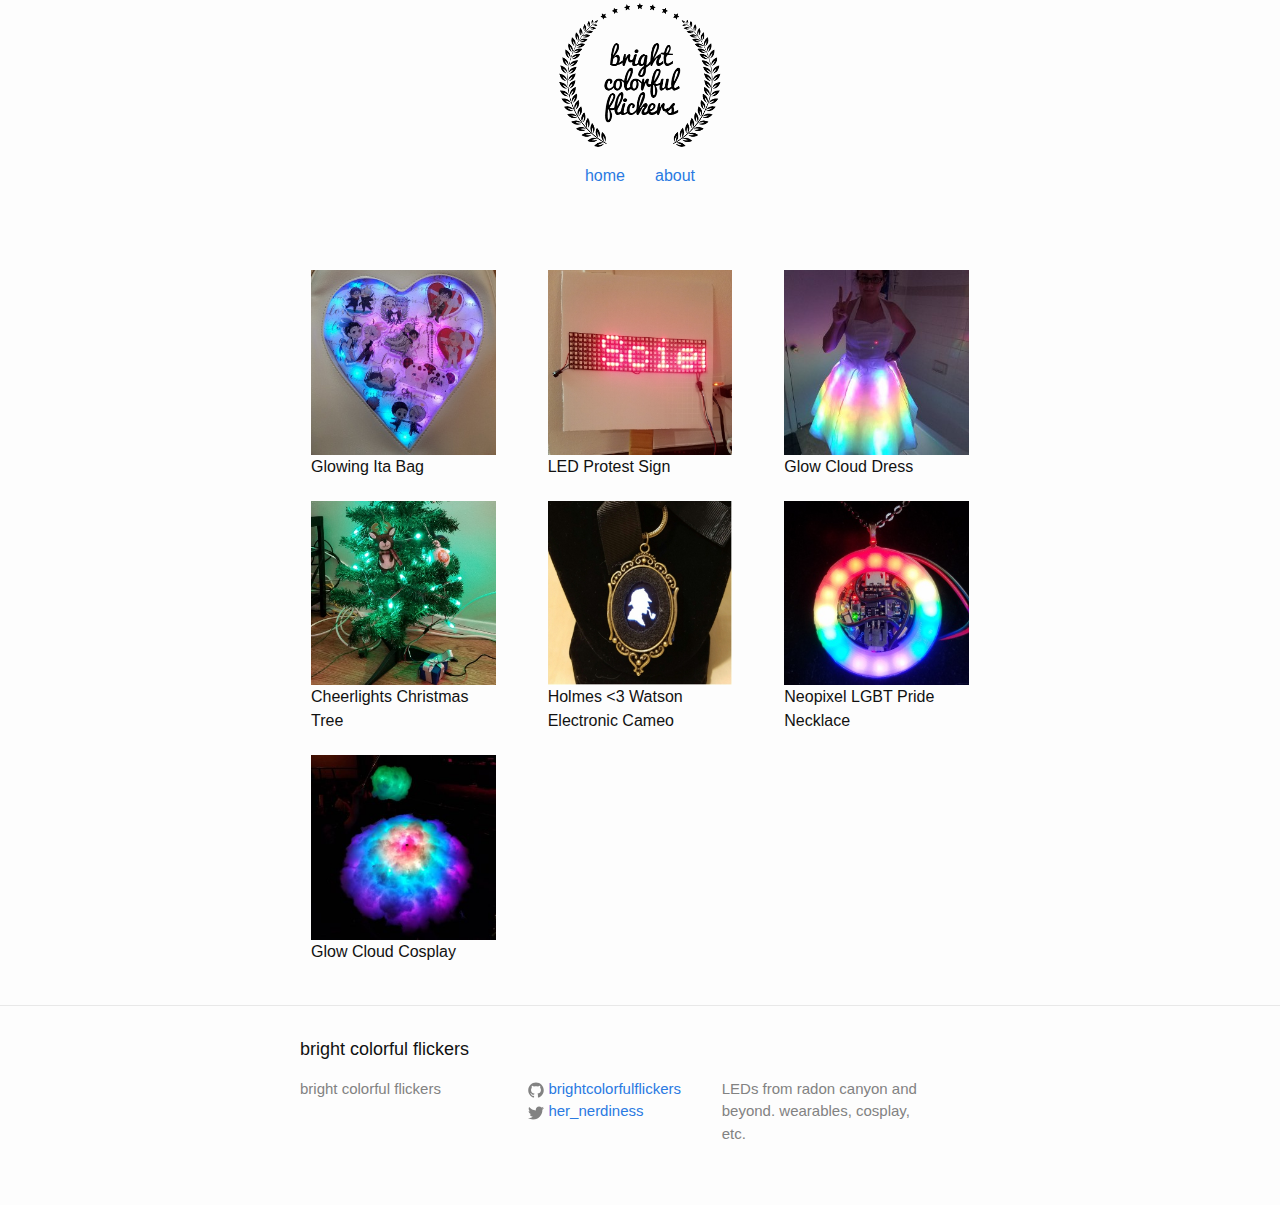
<file: index.html>
<!DOCTYPE html>
<html>

  <head>
    <meta charset="utf-8">
    <meta http-equiv="X-UA-Compatible" content="IE=edge">
    <title>bright colorful flickers</title>
    <meta name="viewport" content="width=device-width">
    <meta name="description" content="LEDs from radon canyon and beyond. wearables, cosplay, etc.
">
    <link rel="canonical" href="http://yourdomain.com/">
    <link rel="shortcut icon" href="/assets/favicon.ico" type="image/x-icon">
    <link rel="icon" href="/assets/favicon.ico" type="image/x-icon">

    <!-- Bootstrap core CSS -->
    <link rel="stylesheet" href="/css/bootstrap.min.css">
    
    <!-- Bootstrap theme -->
    <link rel="stylesheet" href="/css/bootstrap-theme.min.css">

    <!-- Custom CSS -->
    <link rel="stylesheet" href="/css/main.css">
</head>


  <body>

    <header class="site-header">

  <div class="wrap">
    <a class="site-title" href="/"><img src="/img/logo.png" alt="" title="bright colorful flickers"/></a>
    
    <nav class="navbar">
      <div class="container">
        <div class="navbar-header">
          <button type="button" class="navbar-toggle" data-toggle="collapse" data-target=".navbar-collapse">
            <span class="sr-only">Toggle navigation</span>
            <span class="icon-bar"></span>
            <span class="icon-bar"></span>
            <span class="icon-bar"></span>
          </button>          
        </div>
        <div class="navbar-collapse collapse">
          <ul class="nav navbar-nav">
            <li class="active"><a href="/">home</a></li>
            <li><a href="/about">about</a></li>
          </ul>
        </div><!--/.nav-collapse -->
      </div>
    </div>
  </nav>

</header>


    <div class="page-content">
      <div class="wrapper">
        <div class="home">

  
    <div class="row">
        <div class="col-sm-4">
            <div class="preview-panel">
                <a href="/2017/04/29/glowing-ita-bag/">
                    <img src="/img/itabag_pv.jpg">
                </a>
                Glowing Ita Bag
           </div>
        </div>


    
        <div class="col-sm-4">
            <div class="preview-panel">
                <a href="/2017/04/22/led-protest-sign/">
                    <img src="/img/protestsign_pv.jpg">
                </a>
                LED Protest Sign
           </div>
        </div>


    
        <div class="col-sm-4">
            <div class="preview-panel">
                <a href="/2017/04/13/glow-cloud-dress/">
                    <img src="/img/gcdress_pv.jpg">
                </a>
                Glow Cloud Dress
           </div>
        </div>
</div>

    <div class="row">
        <div class="col-sm-4">
            <div class="preview-panel">
                <a href="/2016/12/03/cheerlights-christmas-tree/">
                    <img src="/img/cheertree_pv.jpg">
                </a>
                Cheerlights Christmas Tree
           </div>
        </div>


    
        <div class="col-sm-4">
            <div class="preview-panel">
                <a href="/2016/06/28/holmes-watson-cameo/">
                    <img src="/img/hwcameo_pv.jpg">
                </a>
                Holmes &lt;3 Watson Electronic Cameo
           </div>
        </div>


    
        <div class="col-sm-4">
            <div class="preview-panel">
                <a href="/2016/06/25/lgbt-pride-necklace/">
                    <img src="/img/pride_pv.jpg">
                </a>
                Neopixel LGBT Pride Necklace
           </div>
        </div>
</div>

    <div class="row">
        <div class="col-sm-4">
            <div class="preview-panel">
                <a href="/2016/04/19/glow-cloud/">
                    <img src="/img/gc_pv.jpg">
                </a>
                Glow Cloud Cosplay
           </div>
        </div>


</div>


</div>

      </div>
    </div>

    <footer class="site-footer">

  <div class="wrapper">

    <h2 class="footer-heading">bright colorful flickers</h2>

    <div class="footer-col-wrapper">
      <div class="footer-col  footer-col-1">
        <ul class="contact-list">
          <li>bright colorful flickers</li>
          <li><a href="mailto:"></a></li>
        </ul>
      </div>

      <div class="footer-col  footer-col-2">
        <ul class="social-media-list">
          
          <li>
            <a href="https://github.com/brightcolorfulflickers">
              <span class="icon  icon--github">
                <svg viewBox="0 0 16 16">
                  <path fill="#828282" d="M7.999,0.431c-4.285,0-7.76,3.474-7.76,7.761 c0,3.428,2.223,6.337,5.307,7.363c0.388,0.071,0.53-0.168,0.53-0.374c0-0.184-0.007-0.672-0.01-1.32 c-2.159,0.469-2.614-1.04-2.614-1.04c-0.353-0.896-0.862-1.135-0.862-1.135c-0.705-0.481,0.053-0.472,0.053-0.472 c0.779,0.055,1.189,0.8,1.189,0.8c0.692,1.186,1.816,0.843,2.258,0.645c0.071-0.502,0.271-0.843,0.493-1.037 C4.86,11.425,3.049,10.76,3.049,7.786c0-0.847,0.302-1.54,0.799-2.082C3.768,5.507,3.501,4.718,3.924,3.65 c0,0,0.652-0.209,2.134,0.796C6.677,4.273,7.34,4.187,8,4.184c0.659,0.003,1.323,0.089,1.943,0.261 c1.482-1.004,2.132-0.796,2.132-0.796c0.423,1.068,0.157,1.857,0.077,2.054c0.497,0.542,0.798,1.235,0.798,2.082 c0,2.981-1.814,3.637-3.543,3.829c0.279,0.24,0.527,0.713,0.527,1.437c0,1.037-0.01,1.874-0.01,2.129 c0,0.208,0.14,0.449,0.534,0.373c3.081-1.028,5.302-3.935,5.302-7.362C15.76,3.906,12.285,0.431,7.999,0.431z"/>
                </svg>
              </span>

              <span class="username">brightcolorfulflickers</span>
            </a>
          </li>
          

          
          <li>
            <a href="https://twitter.com/her_nerdiness">
              <span class="icon  icon--twitter">
                <svg viewBox="0 0 16 16">
                  <path fill="#828282" d="M15.969,3.058c-0.586,0.26-1.217,0.436-1.878,0.515c0.675-0.405,1.194-1.045,1.438-1.809
                  c-0.632,0.375-1.332,0.647-2.076,0.793c-0.596-0.636-1.446-1.033-2.387-1.033c-1.806,0-3.27,1.464-3.27,3.27 c0,0.256,0.029,0.506,0.085,0.745C5.163,5.404,2.753,4.102,1.14,2.124C0.859,2.607,0.698,3.168,0.698,3.767 c0,1.134,0.577,2.135,1.455,2.722C1.616,6.472,1.112,6.325,0.671,6.08c0,0.014,0,0.027,0,0.041c0,1.584,1.127,2.906,2.623,3.206 C3.02,9.402,2.731,9.442,2.433,9.442c-0.211,0-0.416-0.021-0.615-0.059c0.416,1.299,1.624,2.245,3.055,2.271 c-1.119,0.877-2.529,1.4-4.061,1.4c-0.264,0-0.524-0.015-0.78-0.046c1.447,0.928,3.166,1.469,5.013,1.469 c6.015,0,9.304-4.983,9.304-9.304c0-0.142-0.003-0.283-0.009-0.423C14.976,4.29,15.531,3.714,15.969,3.058z"/>
                </svg>
              </span>

              <span class="username">her_nerdiness</span>
            </a>
          </li>
          
        </ul>
      </div>

      <div class="footer-col  footer-col-3">
        <p class="text">LEDs from radon canyon and beyond. wearables, cosplay, etc.
</p>
      </div>
    </div>

  </div>

</footer>


  </body>

</html>
</file>
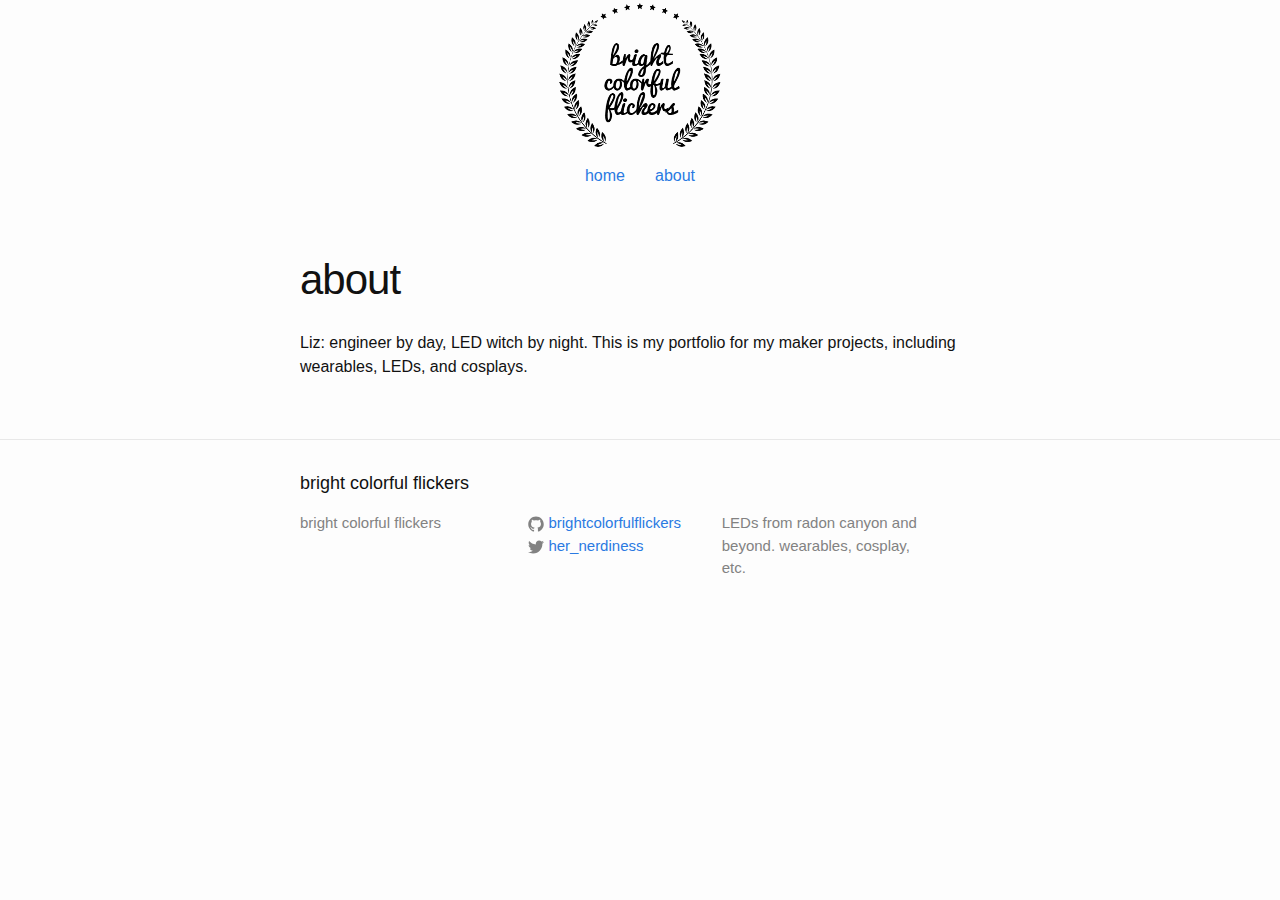
<file: about/index.html>
<!DOCTYPE html>
<html>

  <head>
    <meta charset="utf-8">
    <meta http-equiv="X-UA-Compatible" content="IE=edge">
    <title>about</title>
    <meta name="viewport" content="width=device-width">
    <meta name="description" content="LEDs from radon canyon and beyond. wearables, cosplay, etc.
">
    <link rel="canonical" href="http://yourdomain.com/about/">
    <link rel="shortcut icon" href="/assets/favicon.ico" type="image/x-icon">
    <link rel="icon" href="/assets/favicon.ico" type="image/x-icon">

    <!-- Bootstrap core CSS -->
    <link rel="stylesheet" href="/css/bootstrap.min.css">
    
    <!-- Bootstrap theme -->
    <link rel="stylesheet" href="/css/bootstrap-theme.min.css">

    <!-- Custom CSS -->
    <link rel="stylesheet" href="/css/main.css">
</head>


  <body>

    <header class="site-header">

  <div class="wrap">
    <a class="site-title" href="/"><img src="/img/logo.png" alt="" title="bright colorful flickers"/></a>
    
    <nav class="navbar">
      <div class="container">
        <div class="navbar-header">
          <button type="button" class="navbar-toggle" data-toggle="collapse" data-target=".navbar-collapse">
            <span class="sr-only">Toggle navigation</span>
            <span class="icon-bar"></span>
            <span class="icon-bar"></span>
            <span class="icon-bar"></span>
          </button>          
        </div>
        <div class="navbar-collapse collapse">
          <ul class="nav navbar-nav">
            <li class="active"><a href="/">home</a></li>
            <li><a href="/about">about</a></li>
          </ul>
        </div><!--/.nav-collapse -->
      </div>
    </div>
  </nav>

</header>


    <div class="page-content">
      <div class="wrapper">
        <div class="post">

  <header class="post-header">
    <h1 class="post-title">about</h1>
  </header>

  <article class="post-content">
    <p>Liz: engineer by day, LED witch by night. This is my portfolio for my maker projects, including wearables, LEDs, and cosplays.</p>


  </article>

</div>

      </div>
    </div>

    <footer class="site-footer">

  <div class="wrapper">

    <h2 class="footer-heading">bright colorful flickers</h2>

    <div class="footer-col-wrapper">
      <div class="footer-col  footer-col-1">
        <ul class="contact-list">
          <li>bright colorful flickers</li>
          <li><a href="mailto:"></a></li>
        </ul>
      </div>

      <div class="footer-col  footer-col-2">
        <ul class="social-media-list">
          
          <li>
            <a href="https://github.com/brightcolorfulflickers">
              <span class="icon  icon--github">
                <svg viewBox="0 0 16 16">
                  <path fill="#828282" d="M7.999,0.431c-4.285,0-7.76,3.474-7.76,7.761 c0,3.428,2.223,6.337,5.307,7.363c0.388,0.071,0.53-0.168,0.53-0.374c0-0.184-0.007-0.672-0.01-1.32 c-2.159,0.469-2.614-1.04-2.614-1.04c-0.353-0.896-0.862-1.135-0.862-1.135c-0.705-0.481,0.053-0.472,0.053-0.472 c0.779,0.055,1.189,0.8,1.189,0.8c0.692,1.186,1.816,0.843,2.258,0.645c0.071-0.502,0.271-0.843,0.493-1.037 C4.86,11.425,3.049,10.76,3.049,7.786c0-0.847,0.302-1.54,0.799-2.082C3.768,5.507,3.501,4.718,3.924,3.65 c0,0,0.652-0.209,2.134,0.796C6.677,4.273,7.34,4.187,8,4.184c0.659,0.003,1.323,0.089,1.943,0.261 c1.482-1.004,2.132-0.796,2.132-0.796c0.423,1.068,0.157,1.857,0.077,2.054c0.497,0.542,0.798,1.235,0.798,2.082 c0,2.981-1.814,3.637-3.543,3.829c0.279,0.24,0.527,0.713,0.527,1.437c0,1.037-0.01,1.874-0.01,2.129 c0,0.208,0.14,0.449,0.534,0.373c3.081-1.028,5.302-3.935,5.302-7.362C15.76,3.906,12.285,0.431,7.999,0.431z"/>
                </svg>
              </span>

              <span class="username">brightcolorfulflickers</span>
            </a>
          </li>
          

          
          <li>
            <a href="https://twitter.com/her_nerdiness">
              <span class="icon  icon--twitter">
                <svg viewBox="0 0 16 16">
                  <path fill="#828282" d="M15.969,3.058c-0.586,0.26-1.217,0.436-1.878,0.515c0.675-0.405,1.194-1.045,1.438-1.809
                  c-0.632,0.375-1.332,0.647-2.076,0.793c-0.596-0.636-1.446-1.033-2.387-1.033c-1.806,0-3.27,1.464-3.27,3.27 c0,0.256,0.029,0.506,0.085,0.745C5.163,5.404,2.753,4.102,1.14,2.124C0.859,2.607,0.698,3.168,0.698,3.767 c0,1.134,0.577,2.135,1.455,2.722C1.616,6.472,1.112,6.325,0.671,6.08c0,0.014,0,0.027,0,0.041c0,1.584,1.127,2.906,2.623,3.206 C3.02,9.402,2.731,9.442,2.433,9.442c-0.211,0-0.416-0.021-0.615-0.059c0.416,1.299,1.624,2.245,3.055,2.271 c-1.119,0.877-2.529,1.4-4.061,1.4c-0.264,0-0.524-0.015-0.78-0.046c1.447,0.928,3.166,1.469,5.013,1.469 c6.015,0,9.304-4.983,9.304-9.304c0-0.142-0.003-0.283-0.009-0.423C14.976,4.29,15.531,3.714,15.969,3.058z"/>
                </svg>
              </span>

              <span class="username">her_nerdiness</span>
            </a>
          </li>
          
        </ul>
      </div>

      <div class="footer-col  footer-col-3">
        <p class="text">LEDs from radon canyon and beyond. wearables, cosplay, etc.
</p>
      </div>
    </div>

  </div>

</footer>


  </body>

</html>
</file>
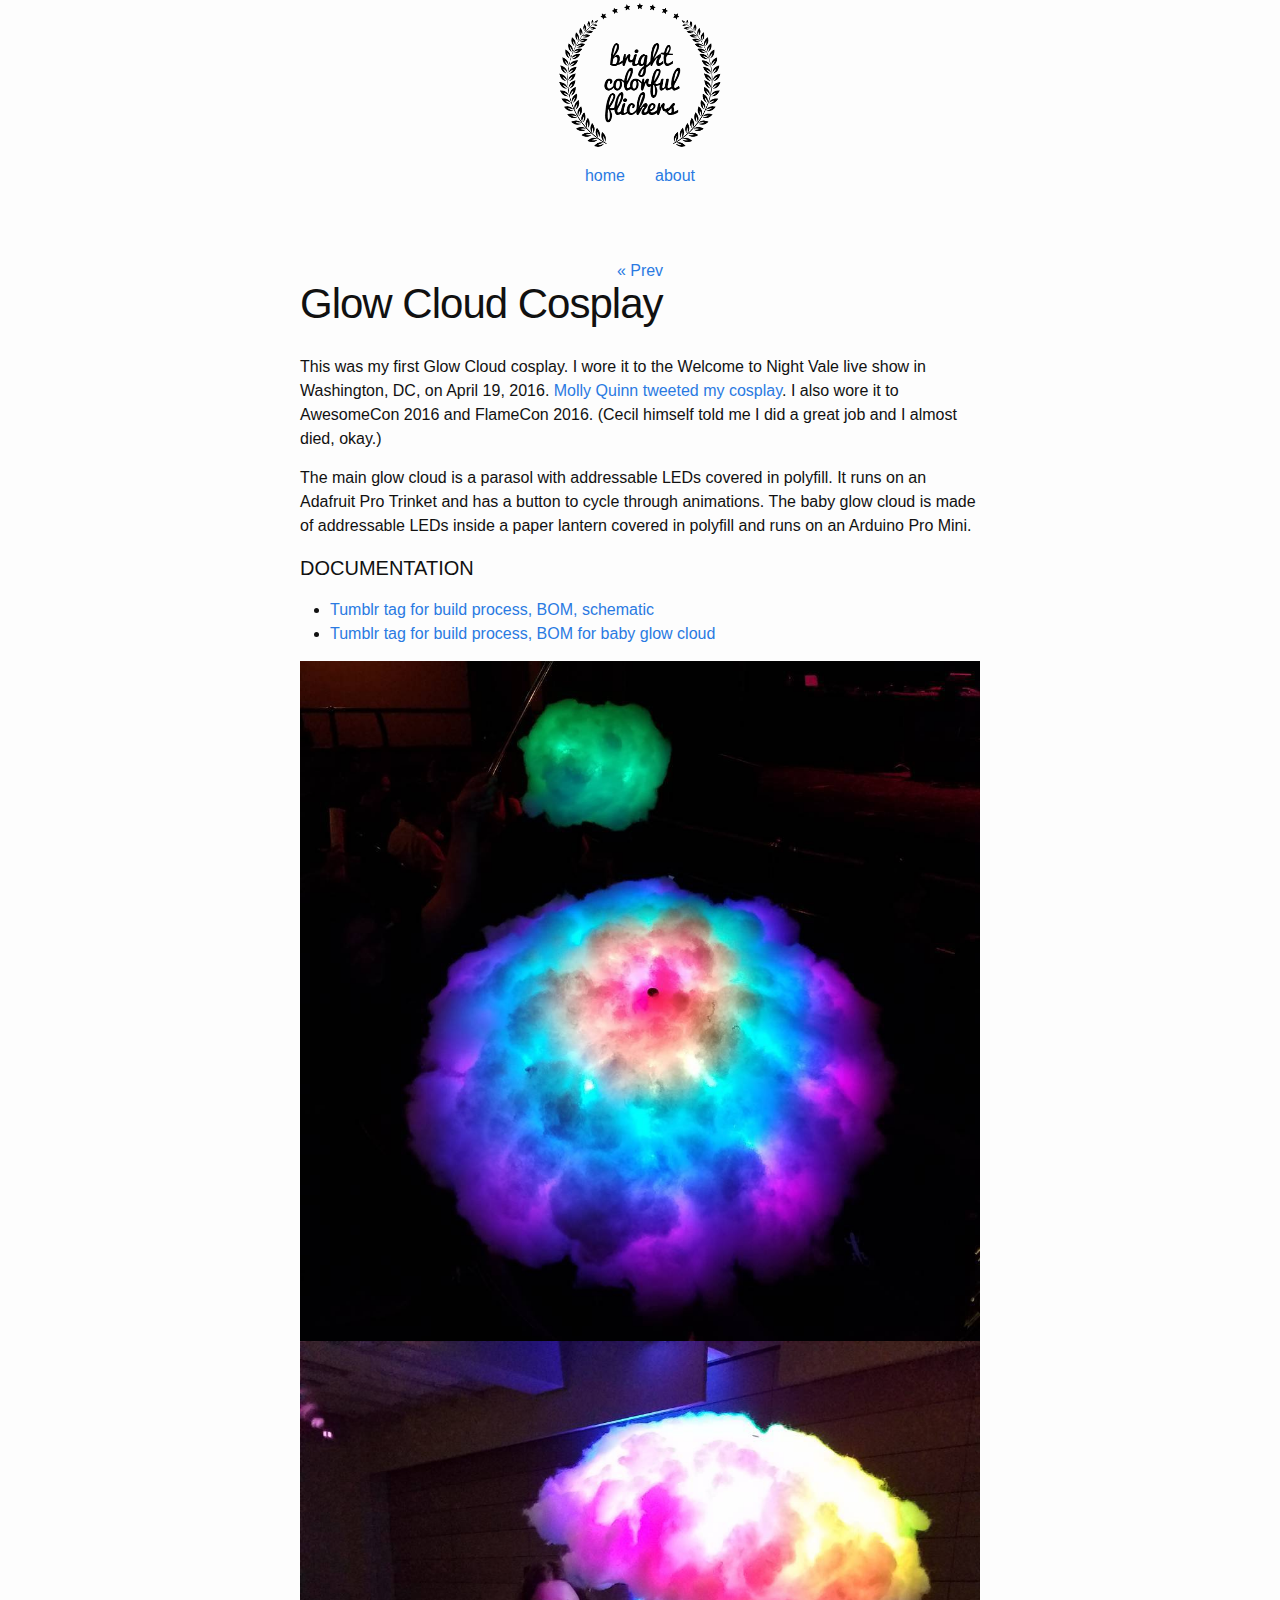
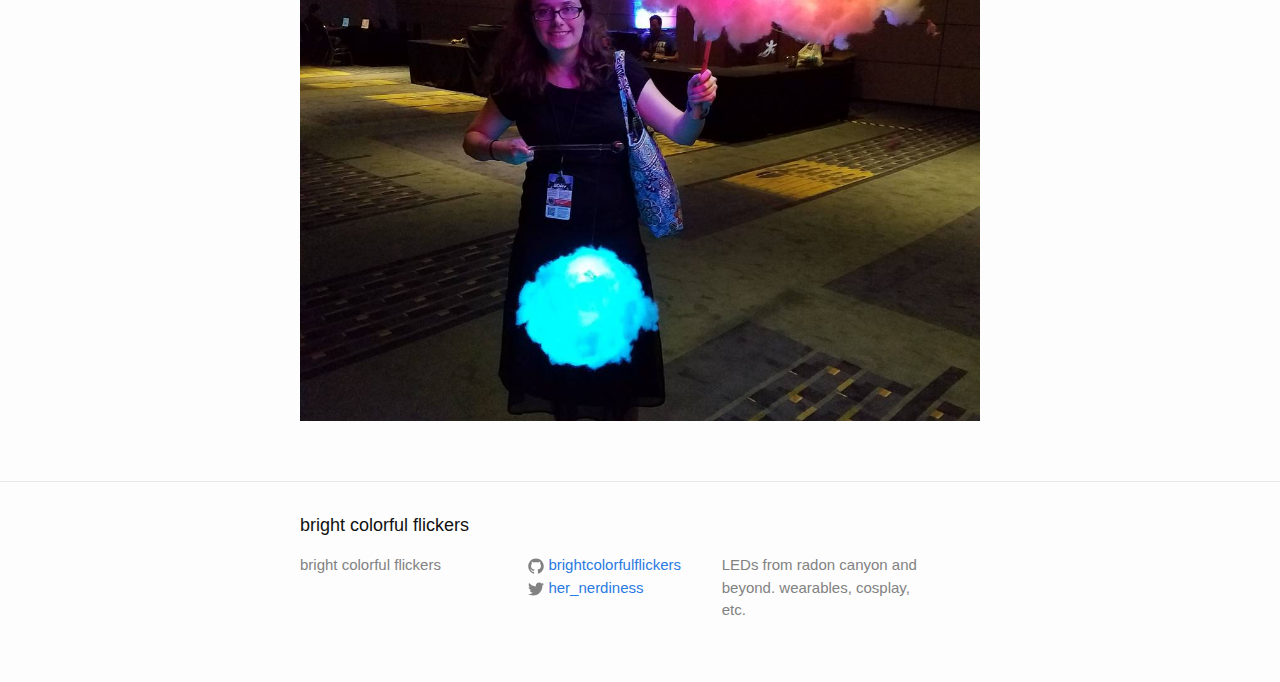
<file: 2016/04/19/glow-cloud/index.html>
<!DOCTYPE html>
<html>

  <head>
    <meta charset="utf-8">
    <meta http-equiv="X-UA-Compatible" content="IE=edge">
    <title>Glow Cloud Cosplay</title>
    <meta name="viewport" content="width=device-width">
    <meta name="description" content="LEDs from radon canyon and beyond. wearables, cosplay, etc.
">
    <link rel="canonical" href="http://yourdomain.com/2016/04/19/glow-cloud/">
    <link rel="shortcut icon" href="/assets/favicon.ico" type="image/x-icon">
    <link rel="icon" href="/assets/favicon.ico" type="image/x-icon">

    <!-- Bootstrap core CSS -->
    <link rel="stylesheet" href="/css/bootstrap.min.css">
    
    <!-- Bootstrap theme -->
    <link rel="stylesheet" href="/css/bootstrap-theme.min.css">

    <!-- Custom CSS -->
    <link rel="stylesheet" href="/css/main.css">
</head>


  <body>

    <header class="site-header">

  <div class="wrap">
    <a class="site-title" href="/"><img src="/img/logo.png" alt="" title="bright colorful flickers"/></a>
    
    <nav class="navbar">
      <div class="container">
        <div class="navbar-header">
          <button type="button" class="navbar-toggle" data-toggle="collapse" data-target=".navbar-collapse">
            <span class="sr-only">Toggle navigation</span>
            <span class="icon-bar"></span>
            <span class="icon-bar"></span>
            <span class="icon-bar"></span>
          </button>          
        </div>
        <div class="navbar-collapse collapse">
          <ul class="nav navbar-nav">
            <li class="active"><a href="/">home</a></li>
            <li><a href="/about">about</a></li>
          </ul>
        </div><!--/.nav-collapse -->
      </div>
    </div>
  </nav>

</header>


    <div class="page-content">
      <div class="wrapper">
        <div class="post">
  <div class="post-nav">
    
      <a href="/2016/06/25/lgbt-pride-necklace/">&laquo; Prev</a>
    
    
    
  </div>

  <header class="post-header">
    <h1 class="post-title">Glow Cloud Cosplay</h1>
  </header>

  <article class="post-content">
    <p>This was my first Glow Cloud cosplay. I wore it to the Welcome to Night Vale live show in Washington, DC, on April 19, 2016. <a href="https://twitter.com/MollyQuinn93/status/722610446293983233">Molly Quinn tweeted my cosplay</a>. I also wore it to AwesomeCon 2016 and FlameCon 2016. (Cecil himself told me I did a great job and I almost died, okay.)</p>

<p>The main glow cloud is a parasol with addressable LEDs covered in polyfill. It runs on an Adafruit Pro Trinket and has a button to cycle through animations. The baby glow cloud is made of addressable LEDs inside a paper lantern covered in polyfill and runs on an Arduino Pro Mini.</p>

<h4>DOCUMENTATION</h4>
<ul>
<li><a href="http://brightcolorfulflickers.tumblr.com/tagged/glow-cloud-project/chrono">Tumblr tag for build process, BOM, schematic</a> </li>
<li><a href="http://brightcolorfulflickers.tumblr.com/tagged/glow-cloud-child/chrono">Tumblr tag for build process, BOM for baby glow cloud</a></li>
</ul>
<p><img src="/img/gc.jpg" alt="" title="glow clouds" />
<img src="/img/gc_awesome.jpg" alt="" title="glow cloud at awesome con" /></p>

  </article>

</div>

      </div>
    </div>

    <footer class="site-footer">

  <div class="wrapper">

    <h2 class="footer-heading">bright colorful flickers</h2>

    <div class="footer-col-wrapper">
      <div class="footer-col  footer-col-1">
        <ul class="contact-list">
          <li>bright colorful flickers</li>
          <li><a href="mailto:"></a></li>
        </ul>
      </div>

      <div class="footer-col  footer-col-2">
        <ul class="social-media-list">
          
          <li>
            <a href="https://github.com/brightcolorfulflickers">
              <span class="icon  icon--github">
                <svg viewBox="0 0 16 16">
                  <path fill="#828282" d="M7.999,0.431c-4.285,0-7.76,3.474-7.76,7.761 c0,3.428,2.223,6.337,5.307,7.363c0.388,0.071,0.53-0.168,0.53-0.374c0-0.184-0.007-0.672-0.01-1.32 c-2.159,0.469-2.614-1.04-2.614-1.04c-0.353-0.896-0.862-1.135-0.862-1.135c-0.705-0.481,0.053-0.472,0.053-0.472 c0.779,0.055,1.189,0.8,1.189,0.8c0.692,1.186,1.816,0.843,2.258,0.645c0.071-0.502,0.271-0.843,0.493-1.037 C4.86,11.425,3.049,10.76,3.049,7.786c0-0.847,0.302-1.54,0.799-2.082C3.768,5.507,3.501,4.718,3.924,3.65 c0,0,0.652-0.209,2.134,0.796C6.677,4.273,7.34,4.187,8,4.184c0.659,0.003,1.323,0.089,1.943,0.261 c1.482-1.004,2.132-0.796,2.132-0.796c0.423,1.068,0.157,1.857,0.077,2.054c0.497,0.542,0.798,1.235,0.798,2.082 c0,2.981-1.814,3.637-3.543,3.829c0.279,0.24,0.527,0.713,0.527,1.437c0,1.037-0.01,1.874-0.01,2.129 c0,0.208,0.14,0.449,0.534,0.373c3.081-1.028,5.302-3.935,5.302-7.362C15.76,3.906,12.285,0.431,7.999,0.431z"/>
                </svg>
              </span>

              <span class="username">brightcolorfulflickers</span>
            </a>
          </li>
          

          
          <li>
            <a href="https://twitter.com/her_nerdiness">
              <span class="icon  icon--twitter">
                <svg viewBox="0 0 16 16">
                  <path fill="#828282" d="M15.969,3.058c-0.586,0.26-1.217,0.436-1.878,0.515c0.675-0.405,1.194-1.045,1.438-1.809
                  c-0.632,0.375-1.332,0.647-2.076,0.793c-0.596-0.636-1.446-1.033-2.387-1.033c-1.806,0-3.27,1.464-3.27,3.27 c0,0.256,0.029,0.506,0.085,0.745C5.163,5.404,2.753,4.102,1.14,2.124C0.859,2.607,0.698,3.168,0.698,3.767 c0,1.134,0.577,2.135,1.455,2.722C1.616,6.472,1.112,6.325,0.671,6.08c0,0.014,0,0.027,0,0.041c0,1.584,1.127,2.906,2.623,3.206 C3.02,9.402,2.731,9.442,2.433,9.442c-0.211,0-0.416-0.021-0.615-0.059c0.416,1.299,1.624,2.245,3.055,2.271 c-1.119,0.877-2.529,1.4-4.061,1.4c-0.264,0-0.524-0.015-0.78-0.046c1.447,0.928,3.166,1.469,5.013,1.469 c6.015,0,9.304-4.983,9.304-9.304c0-0.142-0.003-0.283-0.009-0.423C14.976,4.29,15.531,3.714,15.969,3.058z"/>
                </svg>
              </span>

              <span class="username">her_nerdiness</span>
            </a>
          </li>
          
        </ul>
      </div>

      <div class="footer-col  footer-col-3">
        <p class="text">LEDs from radon canyon and beyond. wearables, cosplay, etc.
</p>
      </div>
    </div>

  </div>

</footer>


  </body>

</html>
</file>
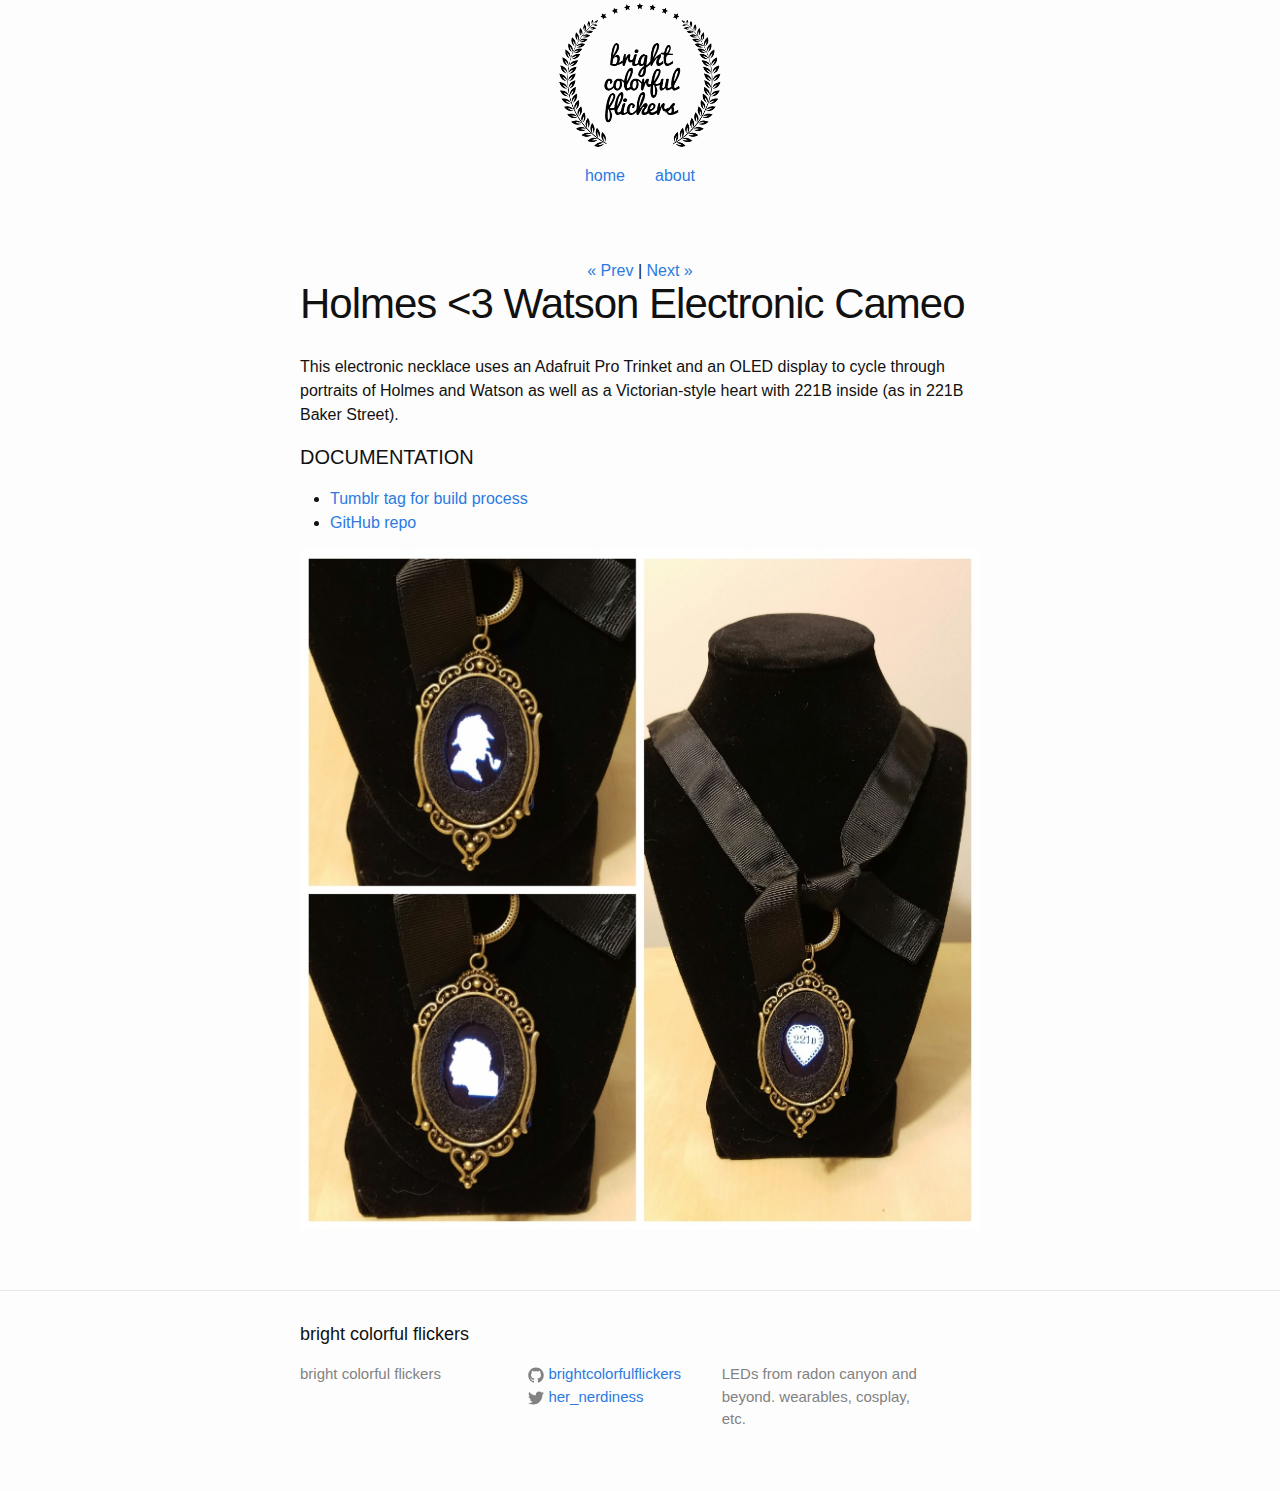
<file: 2016/06/25/holmes-watson-cameo/index.html>
<!DOCTYPE html>
<html>

  <head>
    <meta charset="utf-8">
    <meta http-equiv="X-UA-Compatible" content="IE=edge">
    <title>Holmes &lt;3 Watson Electronic Cameo</title>
    <meta name="viewport" content="width=device-width">
    <meta name="description" content="LEDs from radon canyon and beyond. wearables, cosplay, etc.
">
    <link rel="canonical" href="http://yourdomain.com/2016/06/25/holmes-watson-cameo/">
    <link rel="shortcut icon" href="/assets/favicon.ico" type="image/x-icon">
    <link rel="icon" href="/assets/favicon.ico" type="image/x-icon">

    <!-- Bootstrap core CSS -->
    <link rel="stylesheet" href="/css/bootstrap.min.css">
    
    <!-- Bootstrap theme -->
    <link rel="stylesheet" href="/css/bootstrap-theme.min.css">

    <!-- Custom CSS -->
    <link rel="stylesheet" href="/css/main.css">
</head>


  <body>

    <header class="site-header">

  <div class="wrap">
    <a class="site-title" href="/"><img src="/img/logo.png" alt="" title="bright colorful flickers"/></a>
    
    <nav class="navbar">
      <div class="container">
        <div class="navbar-header">
          <button type="button" class="navbar-toggle" data-toggle="collapse" data-target=".navbar-collapse">
            <span class="sr-only">Toggle navigation</span>
            <span class="icon-bar"></span>
            <span class="icon-bar"></span>
            <span class="icon-bar"></span>
          </button>          
        </div>
        <div class="navbar-collapse collapse">
          <ul class="nav navbar-nav">
            <li class="active"><a href="/">home</a></li>
            <li><a href="/about">about</a></li>
          </ul>
        </div><!--/.nav-collapse -->
      </div>
    </div>
  </nav>

</header>


    <div class="page-content">
      <div class="wrapper">
        <div class="post">
  <div class="post-nav">
    
      <a href="/2016/12/03/cheerlights-christmas-tree/">&laquo; Prev</a>
    
    
      |
    
    
      <a href="/2016/06/25/lgbt-pride-necklace/">Next &raquo;</a>
    
  </div>

  <header class="post-header">
    <h1 class="post-title">Holmes &lt;3 Watson Electronic Cameo</h1>
  </header>

  <article class="post-content">
    <p>This electronic necklace uses an Adafruit Pro Trinket and an OLED display to cycle through portraits of Holmes and Watson as well as a Victorian-style heart with 221B inside (as in 221B Baker Street).</p>

<h4>DOCUMENTATION</h4>
<ul>
<li><a href="http://brightcolorfulflickers.tumblr.com/tagged/holmes-%E2%9D%A4-watson-cameo/chrono">Tumblr tag for build process</a> </li>
<li><a href="https://github.com/brightcolorfulflickers/holmeswatsoncameo">GitHub repo</a></li>
</ul>
<p><img src="/img/hwcameo.jpg" alt="" title="holmes &lt;3 watson cameo" /></p>

  </article>

</div>

      </div>
    </div>

    <footer class="site-footer">

  <div class="wrapper">

    <h2 class="footer-heading">bright colorful flickers</h2>

    <div class="footer-col-wrapper">
      <div class="footer-col  footer-col-1">
        <ul class="contact-list">
          <li>bright colorful flickers</li>
          <li><a href="mailto:"></a></li>
        </ul>
      </div>

      <div class="footer-col  footer-col-2">
        <ul class="social-media-list">
          
          <li>
            <a href="https://github.com/brightcolorfulflickers">
              <span class="icon  icon--github">
                <svg viewBox="0 0 16 16">
                  <path fill="#828282" d="M7.999,0.431c-4.285,0-7.76,3.474-7.76,7.761 c0,3.428,2.223,6.337,5.307,7.363c0.388,0.071,0.53-0.168,0.53-0.374c0-0.184-0.007-0.672-0.01-1.32 c-2.159,0.469-2.614-1.04-2.614-1.04c-0.353-0.896-0.862-1.135-0.862-1.135c-0.705-0.481,0.053-0.472,0.053-0.472 c0.779,0.055,1.189,0.8,1.189,0.8c0.692,1.186,1.816,0.843,2.258,0.645c0.071-0.502,0.271-0.843,0.493-1.037 C4.86,11.425,3.049,10.76,3.049,7.786c0-0.847,0.302-1.54,0.799-2.082C3.768,5.507,3.501,4.718,3.924,3.65 c0,0,0.652-0.209,2.134,0.796C6.677,4.273,7.34,4.187,8,4.184c0.659,0.003,1.323,0.089,1.943,0.261 c1.482-1.004,2.132-0.796,2.132-0.796c0.423,1.068,0.157,1.857,0.077,2.054c0.497,0.542,0.798,1.235,0.798,2.082 c0,2.981-1.814,3.637-3.543,3.829c0.279,0.24,0.527,0.713,0.527,1.437c0,1.037-0.01,1.874-0.01,2.129 c0,0.208,0.14,0.449,0.534,0.373c3.081-1.028,5.302-3.935,5.302-7.362C15.76,3.906,12.285,0.431,7.999,0.431z"/>
                </svg>
              </span>

              <span class="username">brightcolorfulflickers</span>
            </a>
          </li>
          

          
          <li>
            <a href="https://twitter.com/her_nerdiness">
              <span class="icon  icon--twitter">
                <svg viewBox="0 0 16 16">
                  <path fill="#828282" d="M15.969,3.058c-0.586,0.26-1.217,0.436-1.878,0.515c0.675-0.405,1.194-1.045,1.438-1.809
                  c-0.632,0.375-1.332,0.647-2.076,0.793c-0.596-0.636-1.446-1.033-2.387-1.033c-1.806,0-3.27,1.464-3.27,3.27 c0,0.256,0.029,0.506,0.085,0.745C5.163,5.404,2.753,4.102,1.14,2.124C0.859,2.607,0.698,3.168,0.698,3.767 c0,1.134,0.577,2.135,1.455,2.722C1.616,6.472,1.112,6.325,0.671,6.08c0,0.014,0,0.027,0,0.041c0,1.584,1.127,2.906,2.623,3.206 C3.02,9.402,2.731,9.442,2.433,9.442c-0.211,0-0.416-0.021-0.615-0.059c0.416,1.299,1.624,2.245,3.055,2.271 c-1.119,0.877-2.529,1.4-4.061,1.4c-0.264,0-0.524-0.015-0.78-0.046c1.447,0.928,3.166,1.469,5.013,1.469 c6.015,0,9.304-4.983,9.304-9.304c0-0.142-0.003-0.283-0.009-0.423C14.976,4.29,15.531,3.714,15.969,3.058z"/>
                </svg>
              </span>

              <span class="username">her_nerdiness</span>
            </a>
          </li>
          
        </ul>
      </div>

      <div class="footer-col  footer-col-3">
        <p class="text">LEDs from radon canyon and beyond. wearables, cosplay, etc.
</p>
      </div>
    </div>

  </div>

</footer>


  </body>

</html>
</file>
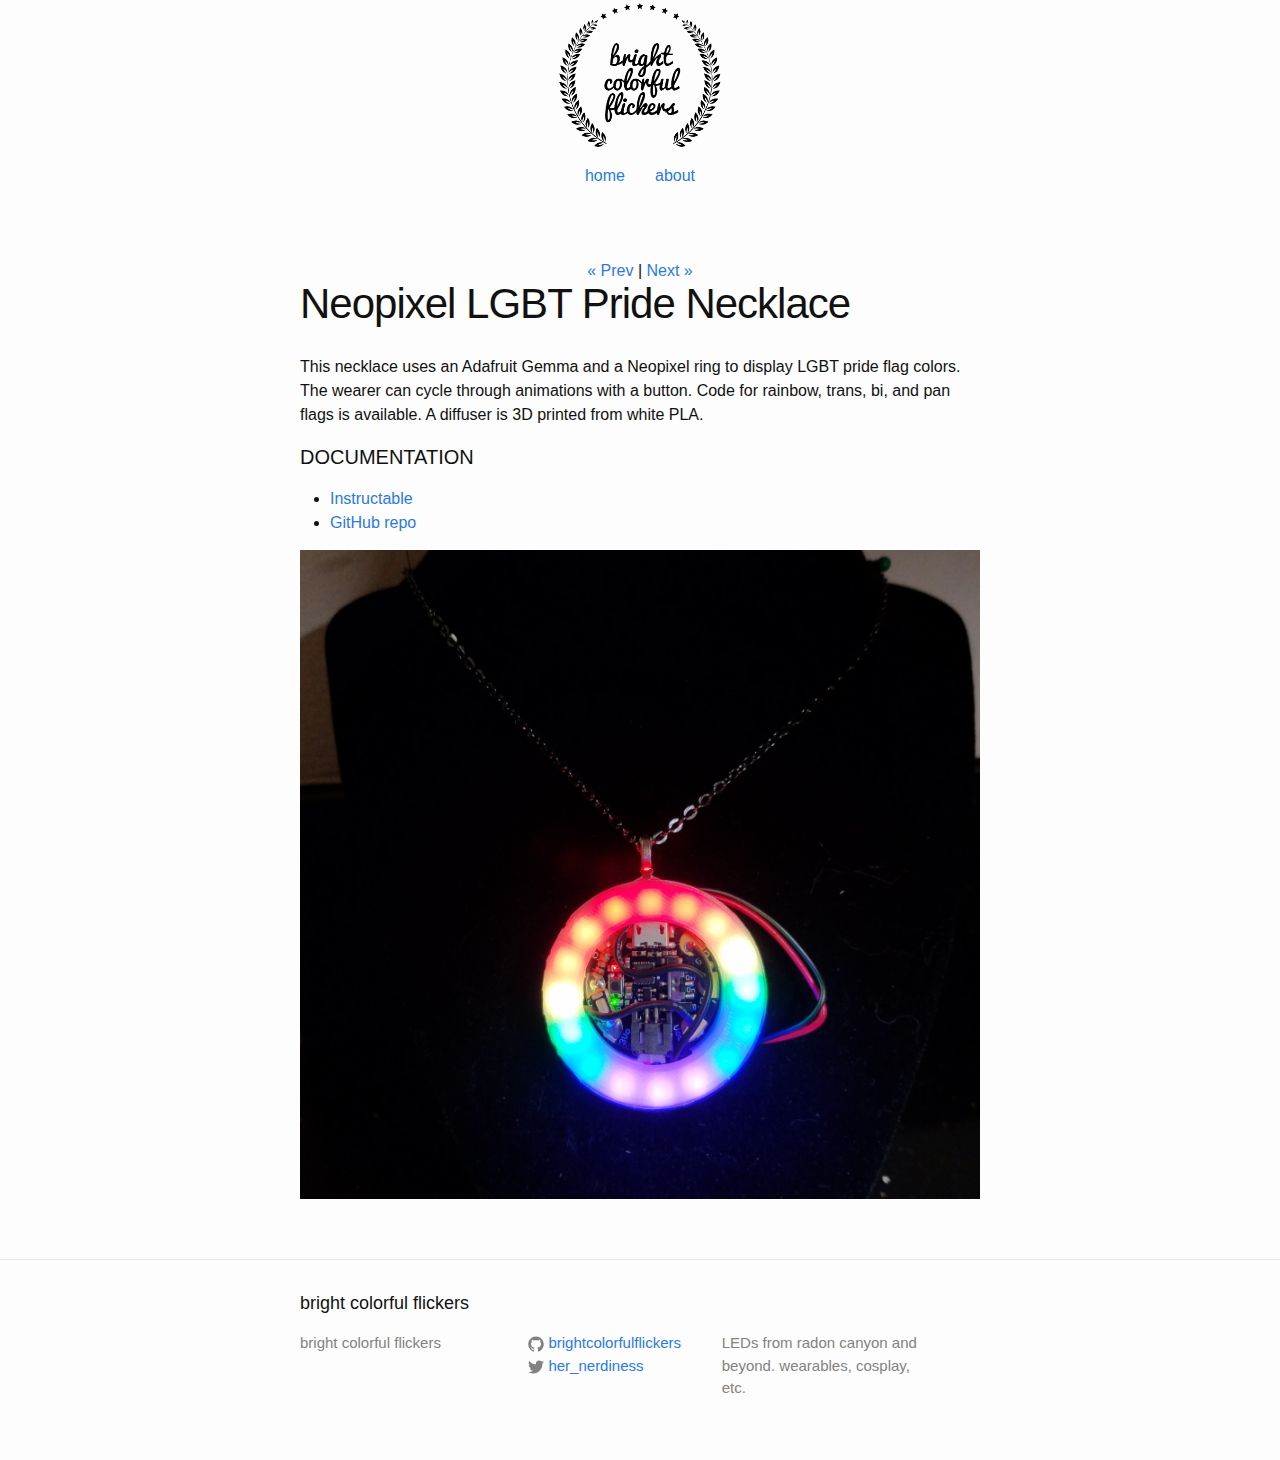
<file: 2016/06/25/lgbt-pride-necklace/index.html>
<!DOCTYPE html>
<html>

  <head>
    <meta charset="utf-8">
    <meta http-equiv="X-UA-Compatible" content="IE=edge">
    <title>Neopixel LGBT Pride Necklace</title>
    <meta name="viewport" content="width=device-width">
    <meta name="description" content="LEDs from radon canyon and beyond. wearables, cosplay, etc.
">
    <link rel="canonical" href="http://yourdomain.com/2016/06/25/lgbt-pride-necklace/">
    <link rel="shortcut icon" href="/assets/favicon.ico" type="image/x-icon">
    <link rel="icon" href="/assets/favicon.ico" type="image/x-icon">

    <!-- Bootstrap core CSS -->
    <link rel="stylesheet" href="/css/bootstrap.min.css">
    
    <!-- Bootstrap theme -->
    <link rel="stylesheet" href="/css/bootstrap-theme.min.css">

    <!-- Custom CSS -->
    <link rel="stylesheet" href="/css/main.css">
</head>


  <body>

    <header class="site-header">

  <div class="wrap">
    <a class="site-title" href="/"><img src="/img/logo.png" alt="" title="bright colorful flickers"/></a>
    
    <nav class="navbar">
      <div class="container">
        <div class="navbar-header">
          <button type="button" class="navbar-toggle" data-toggle="collapse" data-target=".navbar-collapse">
            <span class="sr-only">Toggle navigation</span>
            <span class="icon-bar"></span>
            <span class="icon-bar"></span>
            <span class="icon-bar"></span>
          </button>          
        </div>
        <div class="navbar-collapse collapse">
          <ul class="nav navbar-nav">
            <li class="active"><a href="/">home</a></li>
            <li><a href="/about">about</a></li>
          </ul>
        </div><!--/.nav-collapse -->
      </div>
    </div>
  </nav>

</header>


    <div class="page-content">
      <div class="wrapper">
        <div class="post">
  <div class="post-nav">
    
      <a href="/2016/06/28/holmes-watson-cameo/">&laquo; Prev</a>
    
    
      |
    
    
      <a href="/2016/04/19/glow-cloud/">Next &raquo;</a>
    
  </div>

  <header class="post-header">
    <h1 class="post-title">Neopixel LGBT Pride Necklace</h1>
  </header>

  <article class="post-content">
    <p>This necklace uses an Adafruit Gemma and a Neopixel ring to display LGBT pride flag colors. The wearer can cycle through animations with a button. Code for rainbow, trans, bi, and pan flags is available. A diffuser is 3D printed from white PLA.</p>

<h4>DOCUMENTATION</h4>
<ul>
<li><a href="https://www.instructables.com/id/Neopixel-LGBT-Pride-Necklace/">Instructable</a> </li>
<li><a href="https://github.com/brightcolorfulflickers/pride_necklace">GitHub repo</a></li>
</ul>
<p><img src="/img/pride.jpg" alt="" title="rainbow flag pride necklace" /></p>

  </article>

</div>

      </div>
    </div>

    <footer class="site-footer">

  <div class="wrapper">

    <h2 class="footer-heading">bright colorful flickers</h2>

    <div class="footer-col-wrapper">
      <div class="footer-col  footer-col-1">
        <ul class="contact-list">
          <li>bright colorful flickers</li>
          <li><a href="mailto:"></a></li>
        </ul>
      </div>

      <div class="footer-col  footer-col-2">
        <ul class="social-media-list">
          
          <li>
            <a href="https://github.com/brightcolorfulflickers">
              <span class="icon  icon--github">
                <svg viewBox="0 0 16 16">
                  <path fill="#828282" d="M7.999,0.431c-4.285,0-7.76,3.474-7.76,7.761 c0,3.428,2.223,6.337,5.307,7.363c0.388,0.071,0.53-0.168,0.53-0.374c0-0.184-0.007-0.672-0.01-1.32 c-2.159,0.469-2.614-1.04-2.614-1.04c-0.353-0.896-0.862-1.135-0.862-1.135c-0.705-0.481,0.053-0.472,0.053-0.472 c0.779,0.055,1.189,0.8,1.189,0.8c0.692,1.186,1.816,0.843,2.258,0.645c0.071-0.502,0.271-0.843,0.493-1.037 C4.86,11.425,3.049,10.76,3.049,7.786c0-0.847,0.302-1.54,0.799-2.082C3.768,5.507,3.501,4.718,3.924,3.65 c0,0,0.652-0.209,2.134,0.796C6.677,4.273,7.34,4.187,8,4.184c0.659,0.003,1.323,0.089,1.943,0.261 c1.482-1.004,2.132-0.796,2.132-0.796c0.423,1.068,0.157,1.857,0.077,2.054c0.497,0.542,0.798,1.235,0.798,2.082 c0,2.981-1.814,3.637-3.543,3.829c0.279,0.24,0.527,0.713,0.527,1.437c0,1.037-0.01,1.874-0.01,2.129 c0,0.208,0.14,0.449,0.534,0.373c3.081-1.028,5.302-3.935,5.302-7.362C15.76,3.906,12.285,0.431,7.999,0.431z"/>
                </svg>
              </span>

              <span class="username">brightcolorfulflickers</span>
            </a>
          </li>
          

          
          <li>
            <a href="https://twitter.com/her_nerdiness">
              <span class="icon  icon--twitter">
                <svg viewBox="0 0 16 16">
                  <path fill="#828282" d="M15.969,3.058c-0.586,0.26-1.217,0.436-1.878,0.515c0.675-0.405,1.194-1.045,1.438-1.809
                  c-0.632,0.375-1.332,0.647-2.076,0.793c-0.596-0.636-1.446-1.033-2.387-1.033c-1.806,0-3.27,1.464-3.27,3.27 c0,0.256,0.029,0.506,0.085,0.745C5.163,5.404,2.753,4.102,1.14,2.124C0.859,2.607,0.698,3.168,0.698,3.767 c0,1.134,0.577,2.135,1.455,2.722C1.616,6.472,1.112,6.325,0.671,6.08c0,0.014,0,0.027,0,0.041c0,1.584,1.127,2.906,2.623,3.206 C3.02,9.402,2.731,9.442,2.433,9.442c-0.211,0-0.416-0.021-0.615-0.059c0.416,1.299,1.624,2.245,3.055,2.271 c-1.119,0.877-2.529,1.4-4.061,1.4c-0.264,0-0.524-0.015-0.78-0.046c1.447,0.928,3.166,1.469,5.013,1.469 c6.015,0,9.304-4.983,9.304-9.304c0-0.142-0.003-0.283-0.009-0.423C14.976,4.29,15.531,3.714,15.969,3.058z"/>
                </svg>
              </span>

              <span class="username">her_nerdiness</span>
            </a>
          </li>
          
        </ul>
      </div>

      <div class="footer-col  footer-col-3">
        <p class="text">LEDs from radon canyon and beyond. wearables, cosplay, etc.
</p>
      </div>
    </div>

  </div>

</footer>


  </body>

</html>
</file>
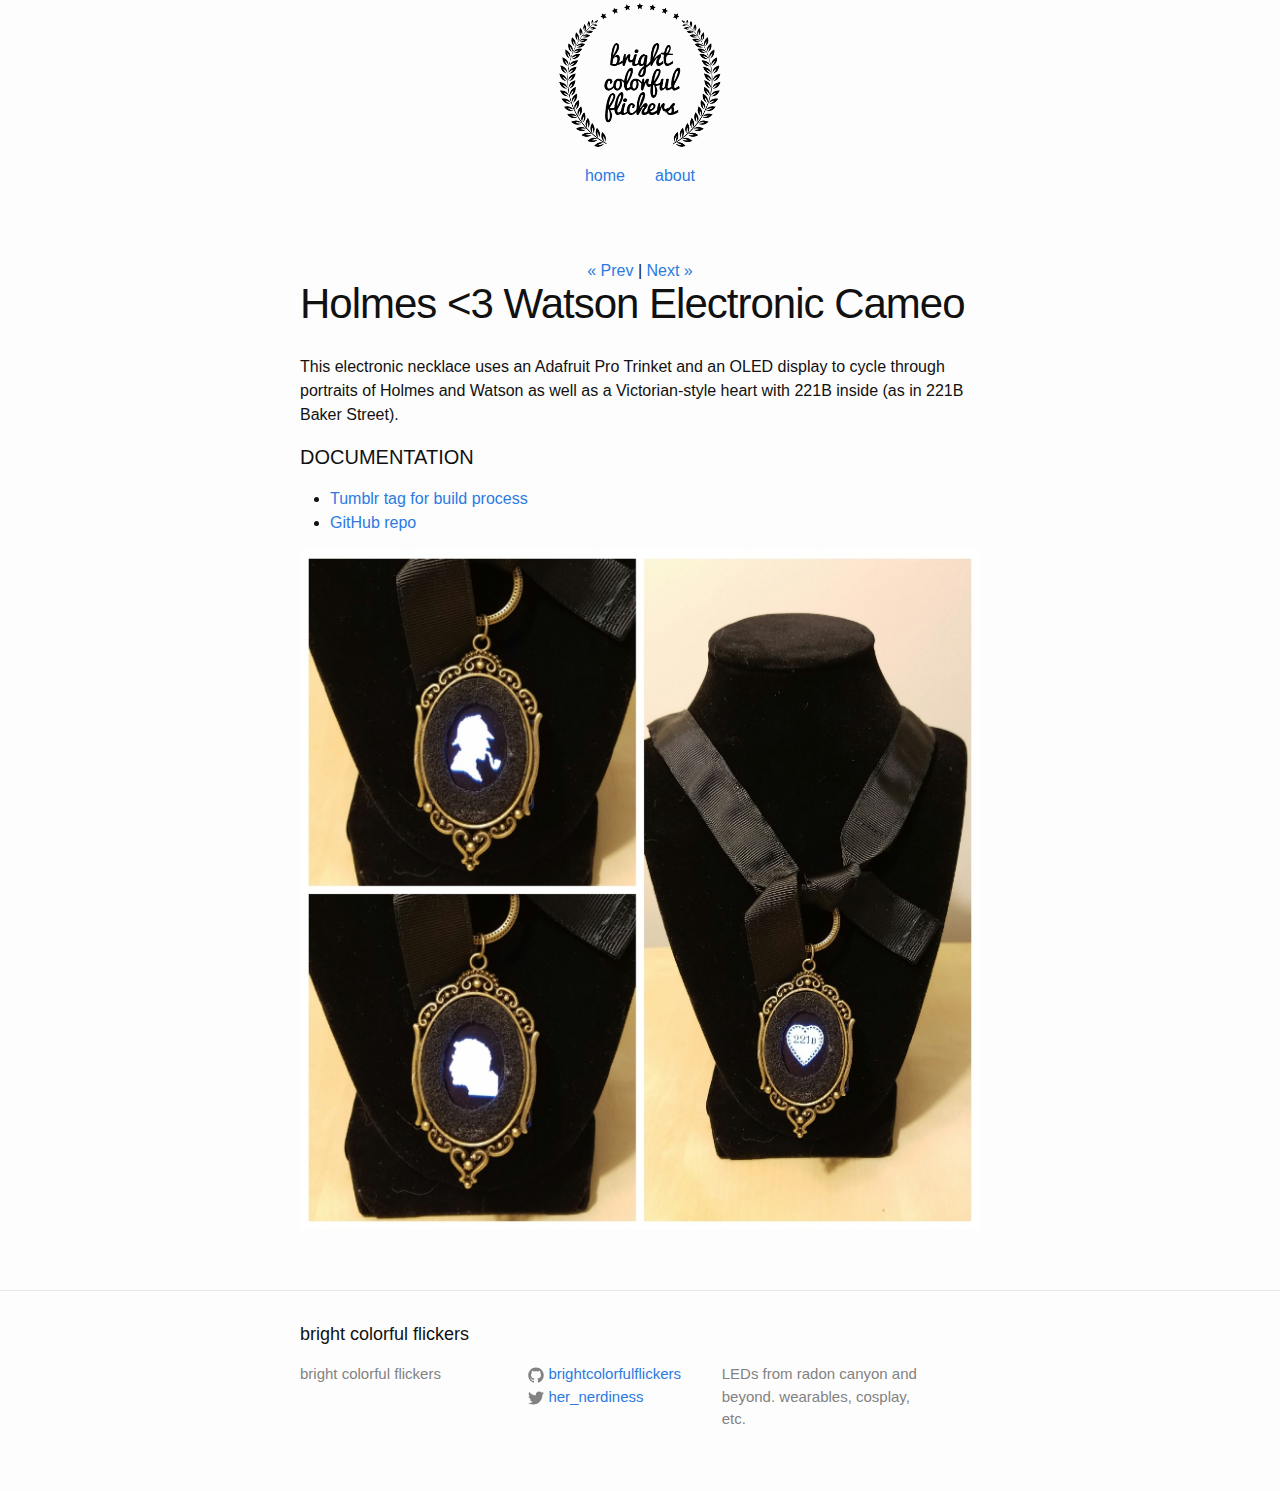
<file: 2016/06/28/holmes-watson-cameo/index.html>
<!DOCTYPE html>
<html>

  <head>
    <meta charset="utf-8">
    <meta http-equiv="X-UA-Compatible" content="IE=edge">
    <title>Holmes &lt;3 Watson Electronic Cameo</title>
    <meta name="viewport" content="width=device-width">
    <meta name="description" content="LEDs from radon canyon and beyond. wearables, cosplay, etc.
">
    <link rel="canonical" href="http://yourdomain.com/2016/06/28/holmes-watson-cameo/">
    <link rel="shortcut icon" href="/assets/favicon.ico" type="image/x-icon">
    <link rel="icon" href="/assets/favicon.ico" type="image/x-icon">

    <!-- Bootstrap core CSS -->
    <link rel="stylesheet" href="/css/bootstrap.min.css">
    
    <!-- Bootstrap theme -->
    <link rel="stylesheet" href="/css/bootstrap-theme.min.css">

    <!-- Custom CSS -->
    <link rel="stylesheet" href="/css/main.css">
</head>


  <body>

    <header class="site-header">

  <div class="wrap">
    <a class="site-title" href="/"><img src="/img/logo.png" alt="" title="bright colorful flickers"/></a>
    
    <nav class="navbar">
      <div class="container">
        <div class="navbar-header">
          <button type="button" class="navbar-toggle" data-toggle="collapse" data-target=".navbar-collapse">
            <span class="sr-only">Toggle navigation</span>
            <span class="icon-bar"></span>
            <span class="icon-bar"></span>
            <span class="icon-bar"></span>
          </button>          
        </div>
        <div class="navbar-collapse collapse">
          <ul class="nav navbar-nav">
            <li class="active"><a href="/">home</a></li>
            <li><a href="/about">about</a></li>
          </ul>
        </div><!--/.nav-collapse -->
      </div>
    </div>
  </nav>

</header>


    <div class="page-content">
      <div class="wrapper">
        <div class="post">
  <div class="post-nav">
    
      <a href="/2016/12/03/cheerlights-christmas-tree/">&laquo; Prev</a>
    
    
      |
    
    
      <a href="/2016/06/25/lgbt-pride-necklace/">Next &raquo;</a>
    
  </div>

  <header class="post-header">
    <h1 class="post-title">Holmes &lt;3 Watson Electronic Cameo</h1>
  </header>

  <article class="post-content">
    <p>This electronic necklace uses an Adafruit Pro Trinket and an OLED display to cycle through portraits of Holmes and Watson as well as a Victorian-style heart with 221B inside (as in 221B Baker Street).</p>

<h4>DOCUMENTATION</h4>
<ul>
<li><a href="http://brightcolorfulflickers.tumblr.com/tagged/holmes-%E2%9D%A4-watson-cameo/chrono">Tumblr tag for build process</a> </li>
<li><a href="https://github.com/brightcolorfulflickers/holmeswatsoncameo">GitHub repo</a></li>
</ul>
<p><img src="/img/hwcameo.jpg" alt="" title="holmes &lt;3 watson cameo" /></p>

  </article>

</div>

      </div>
    </div>

    <footer class="site-footer">

  <div class="wrapper">

    <h2 class="footer-heading">bright colorful flickers</h2>

    <div class="footer-col-wrapper">
      <div class="footer-col  footer-col-1">
        <ul class="contact-list">
          <li>bright colorful flickers</li>
          <li><a href="mailto:"></a></li>
        </ul>
      </div>

      <div class="footer-col  footer-col-2">
        <ul class="social-media-list">
          
          <li>
            <a href="https://github.com/brightcolorfulflickers">
              <span class="icon  icon--github">
                <svg viewBox="0 0 16 16">
                  <path fill="#828282" d="M7.999,0.431c-4.285,0-7.76,3.474-7.76,7.761 c0,3.428,2.223,6.337,5.307,7.363c0.388,0.071,0.53-0.168,0.53-0.374c0-0.184-0.007-0.672-0.01-1.32 c-2.159,0.469-2.614-1.04-2.614-1.04c-0.353-0.896-0.862-1.135-0.862-1.135c-0.705-0.481,0.053-0.472,0.053-0.472 c0.779,0.055,1.189,0.8,1.189,0.8c0.692,1.186,1.816,0.843,2.258,0.645c0.071-0.502,0.271-0.843,0.493-1.037 C4.86,11.425,3.049,10.76,3.049,7.786c0-0.847,0.302-1.54,0.799-2.082C3.768,5.507,3.501,4.718,3.924,3.65 c0,0,0.652-0.209,2.134,0.796C6.677,4.273,7.34,4.187,8,4.184c0.659,0.003,1.323,0.089,1.943,0.261 c1.482-1.004,2.132-0.796,2.132-0.796c0.423,1.068,0.157,1.857,0.077,2.054c0.497,0.542,0.798,1.235,0.798,2.082 c0,2.981-1.814,3.637-3.543,3.829c0.279,0.24,0.527,0.713,0.527,1.437c0,1.037-0.01,1.874-0.01,2.129 c0,0.208,0.14,0.449,0.534,0.373c3.081-1.028,5.302-3.935,5.302-7.362C15.76,3.906,12.285,0.431,7.999,0.431z"/>
                </svg>
              </span>

              <span class="username">brightcolorfulflickers</span>
            </a>
          </li>
          

          
          <li>
            <a href="https://twitter.com/her_nerdiness">
              <span class="icon  icon--twitter">
                <svg viewBox="0 0 16 16">
                  <path fill="#828282" d="M15.969,3.058c-0.586,0.26-1.217,0.436-1.878,0.515c0.675-0.405,1.194-1.045,1.438-1.809
                  c-0.632,0.375-1.332,0.647-2.076,0.793c-0.596-0.636-1.446-1.033-2.387-1.033c-1.806,0-3.27,1.464-3.27,3.27 c0,0.256,0.029,0.506,0.085,0.745C5.163,5.404,2.753,4.102,1.14,2.124C0.859,2.607,0.698,3.168,0.698,3.767 c0,1.134,0.577,2.135,1.455,2.722C1.616,6.472,1.112,6.325,0.671,6.08c0,0.014,0,0.027,0,0.041c0,1.584,1.127,2.906,2.623,3.206 C3.02,9.402,2.731,9.442,2.433,9.442c-0.211,0-0.416-0.021-0.615-0.059c0.416,1.299,1.624,2.245,3.055,2.271 c-1.119,0.877-2.529,1.4-4.061,1.4c-0.264,0-0.524-0.015-0.78-0.046c1.447,0.928,3.166,1.469,5.013,1.469 c6.015,0,9.304-4.983,9.304-9.304c0-0.142-0.003-0.283-0.009-0.423C14.976,4.29,15.531,3.714,15.969,3.058z"/>
                </svg>
              </span>

              <span class="username">her_nerdiness</span>
            </a>
          </li>
          
        </ul>
      </div>

      <div class="footer-col  footer-col-3">
        <p class="text">LEDs from radon canyon and beyond. wearables, cosplay, etc.
</p>
      </div>
    </div>

  </div>

</footer>


  </body>

</html>
</file>
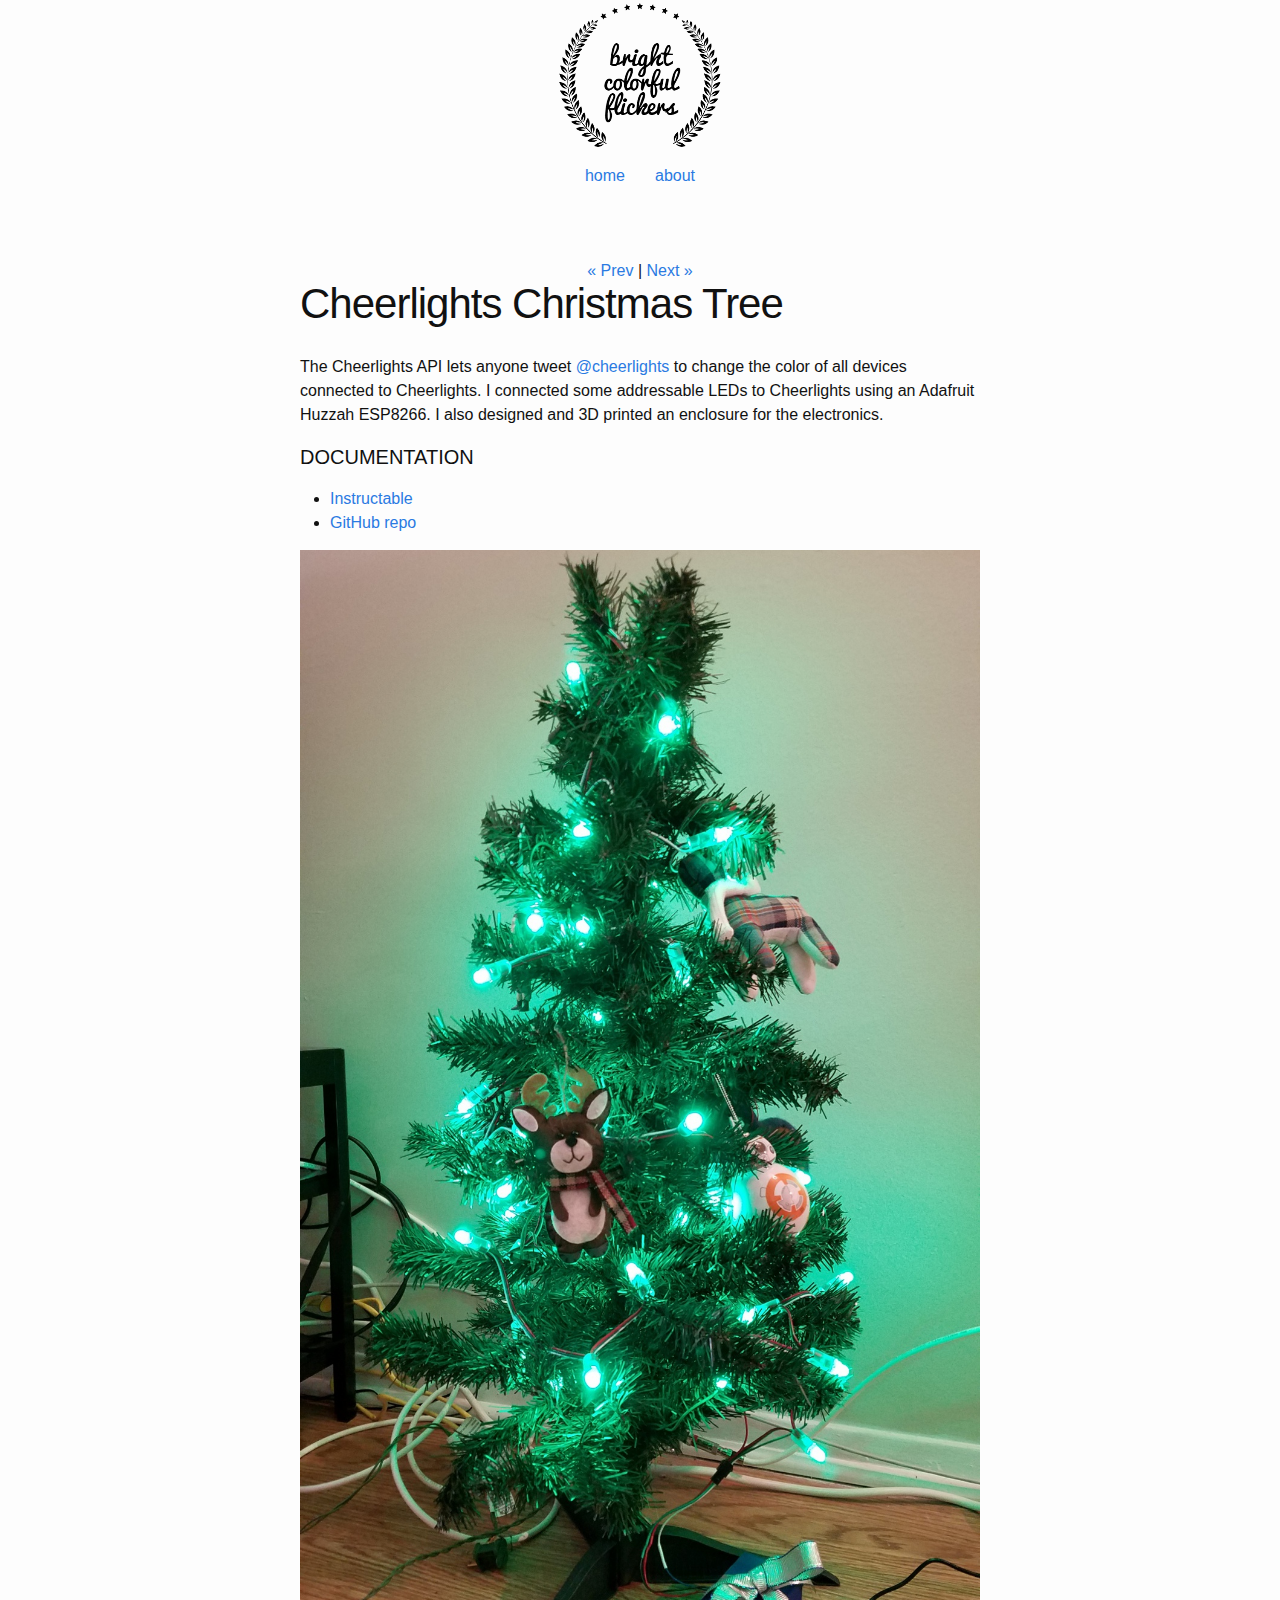
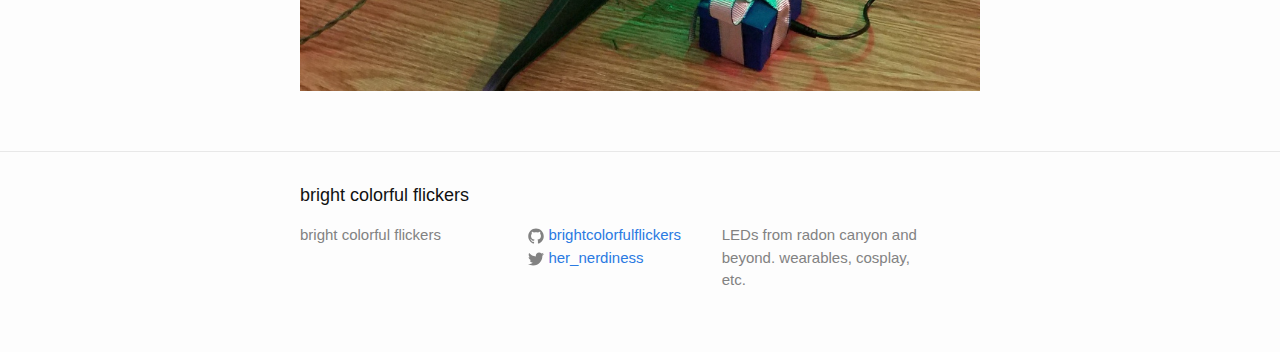
<file: 2016/12/03/cheerlights-christmas-tree/index.html>
<!DOCTYPE html>
<html>

  <head>
    <meta charset="utf-8">
    <meta http-equiv="X-UA-Compatible" content="IE=edge">
    <title>Cheerlights Christmas Tree</title>
    <meta name="viewport" content="width=device-width">
    <meta name="description" content="LEDs from radon canyon and beyond. wearables, cosplay, etc.
">
    <link rel="canonical" href="http://yourdomain.com/2016/12/03/cheerlights-christmas-tree/">
    <link rel="shortcut icon" href="/assets/favicon.ico" type="image/x-icon">
    <link rel="icon" href="/assets/favicon.ico" type="image/x-icon">

    <!-- Bootstrap core CSS -->
    <link rel="stylesheet" href="/css/bootstrap.min.css">
    
    <!-- Bootstrap theme -->
    <link rel="stylesheet" href="/css/bootstrap-theme.min.css">

    <!-- Custom CSS -->
    <link rel="stylesheet" href="/css/main.css">
</head>


  <body>

    <header class="site-header">

  <div class="wrap">
    <a class="site-title" href="/"><img src="/img/logo.png" alt="" title="bright colorful flickers"/></a>
    
    <nav class="navbar">
      <div class="container">
        <div class="navbar-header">
          <button type="button" class="navbar-toggle" data-toggle="collapse" data-target=".navbar-collapse">
            <span class="sr-only">Toggle navigation</span>
            <span class="icon-bar"></span>
            <span class="icon-bar"></span>
            <span class="icon-bar"></span>
          </button>          
        </div>
        <div class="navbar-collapse collapse">
          <ul class="nav navbar-nav">
            <li class="active"><a href="/">home</a></li>
            <li><a href="/about">about</a></li>
          </ul>
        </div><!--/.nav-collapse -->
      </div>
    </div>
  </nav>

</header>


    <div class="page-content">
      <div class="wrapper">
        <div class="post">
  <div class="post-nav">
    
      <a href="/2017/04/13/glow-cloud-dress/">&laquo; Prev</a>
    
    
      |
    
    
      <a href="/2016/06/28/holmes-watson-cameo/">Next &raquo;</a>
    
  </div>

  <header class="post-header">
    <h1 class="post-title">Cheerlights Christmas Tree</h1>
  </header>

  <article class="post-content">
    <p>The Cheerlights API lets anyone tweet <a href="https://twitter.com/cheerlights">@cheerlights</a> to change the color of all devices connected to Cheerlights. I connected some addressable LEDs to Cheerlights using an Adafruit Huzzah ESP8266. I also designed and 3D printed an enclosure for the electronics.</p>

<h4>DOCUMENTATION</h4>
<ul>
<li><a href="https://www.instructables.com/id/Cheerlights-Christmas-Tree/">Instructable</a> </li>
<li><a href="https://github.com/brightcolorfulflickers/cheerlightstree">GitHub repo</a></li>
</ul>
<p><img src="/img/cheertree.jpg" alt="" title="cheerlights tree" /></p>

  </article>

</div>

      </div>
    </div>

    <footer class="site-footer">

  <div class="wrapper">

    <h2 class="footer-heading">bright colorful flickers</h2>

    <div class="footer-col-wrapper">
      <div class="footer-col  footer-col-1">
        <ul class="contact-list">
          <li>bright colorful flickers</li>
          <li><a href="mailto:"></a></li>
        </ul>
      </div>

      <div class="footer-col  footer-col-2">
        <ul class="social-media-list">
          
          <li>
            <a href="https://github.com/brightcolorfulflickers">
              <span class="icon  icon--github">
                <svg viewBox="0 0 16 16">
                  <path fill="#828282" d="M7.999,0.431c-4.285,0-7.76,3.474-7.76,7.761 c0,3.428,2.223,6.337,5.307,7.363c0.388,0.071,0.53-0.168,0.53-0.374c0-0.184-0.007-0.672-0.01-1.32 c-2.159,0.469-2.614-1.04-2.614-1.04c-0.353-0.896-0.862-1.135-0.862-1.135c-0.705-0.481,0.053-0.472,0.053-0.472 c0.779,0.055,1.189,0.8,1.189,0.8c0.692,1.186,1.816,0.843,2.258,0.645c0.071-0.502,0.271-0.843,0.493-1.037 C4.86,11.425,3.049,10.76,3.049,7.786c0-0.847,0.302-1.54,0.799-2.082C3.768,5.507,3.501,4.718,3.924,3.65 c0,0,0.652-0.209,2.134,0.796C6.677,4.273,7.34,4.187,8,4.184c0.659,0.003,1.323,0.089,1.943,0.261 c1.482-1.004,2.132-0.796,2.132-0.796c0.423,1.068,0.157,1.857,0.077,2.054c0.497,0.542,0.798,1.235,0.798,2.082 c0,2.981-1.814,3.637-3.543,3.829c0.279,0.24,0.527,0.713,0.527,1.437c0,1.037-0.01,1.874-0.01,2.129 c0,0.208,0.14,0.449,0.534,0.373c3.081-1.028,5.302-3.935,5.302-7.362C15.76,3.906,12.285,0.431,7.999,0.431z"/>
                </svg>
              </span>

              <span class="username">brightcolorfulflickers</span>
            </a>
          </li>
          

          
          <li>
            <a href="https://twitter.com/her_nerdiness">
              <span class="icon  icon--twitter">
                <svg viewBox="0 0 16 16">
                  <path fill="#828282" d="M15.969,3.058c-0.586,0.26-1.217,0.436-1.878,0.515c0.675-0.405,1.194-1.045,1.438-1.809
                  c-0.632,0.375-1.332,0.647-2.076,0.793c-0.596-0.636-1.446-1.033-2.387-1.033c-1.806,0-3.27,1.464-3.27,3.27 c0,0.256,0.029,0.506,0.085,0.745C5.163,5.404,2.753,4.102,1.14,2.124C0.859,2.607,0.698,3.168,0.698,3.767 c0,1.134,0.577,2.135,1.455,2.722C1.616,6.472,1.112,6.325,0.671,6.08c0,0.014,0,0.027,0,0.041c0,1.584,1.127,2.906,2.623,3.206 C3.02,9.402,2.731,9.442,2.433,9.442c-0.211,0-0.416-0.021-0.615-0.059c0.416,1.299,1.624,2.245,3.055,2.271 c-1.119,0.877-2.529,1.4-4.061,1.4c-0.264,0-0.524-0.015-0.78-0.046c1.447,0.928,3.166,1.469,5.013,1.469 c6.015,0,9.304-4.983,9.304-9.304c0-0.142-0.003-0.283-0.009-0.423C14.976,4.29,15.531,3.714,15.969,3.058z"/>
                </svg>
              </span>

              <span class="username">her_nerdiness</span>
            </a>
          </li>
          
        </ul>
      </div>

      <div class="footer-col  footer-col-3">
        <p class="text">LEDs from radon canyon and beyond. wearables, cosplay, etc.
</p>
      </div>
    </div>

  </div>

</footer>


  </body>

</html>
</file>
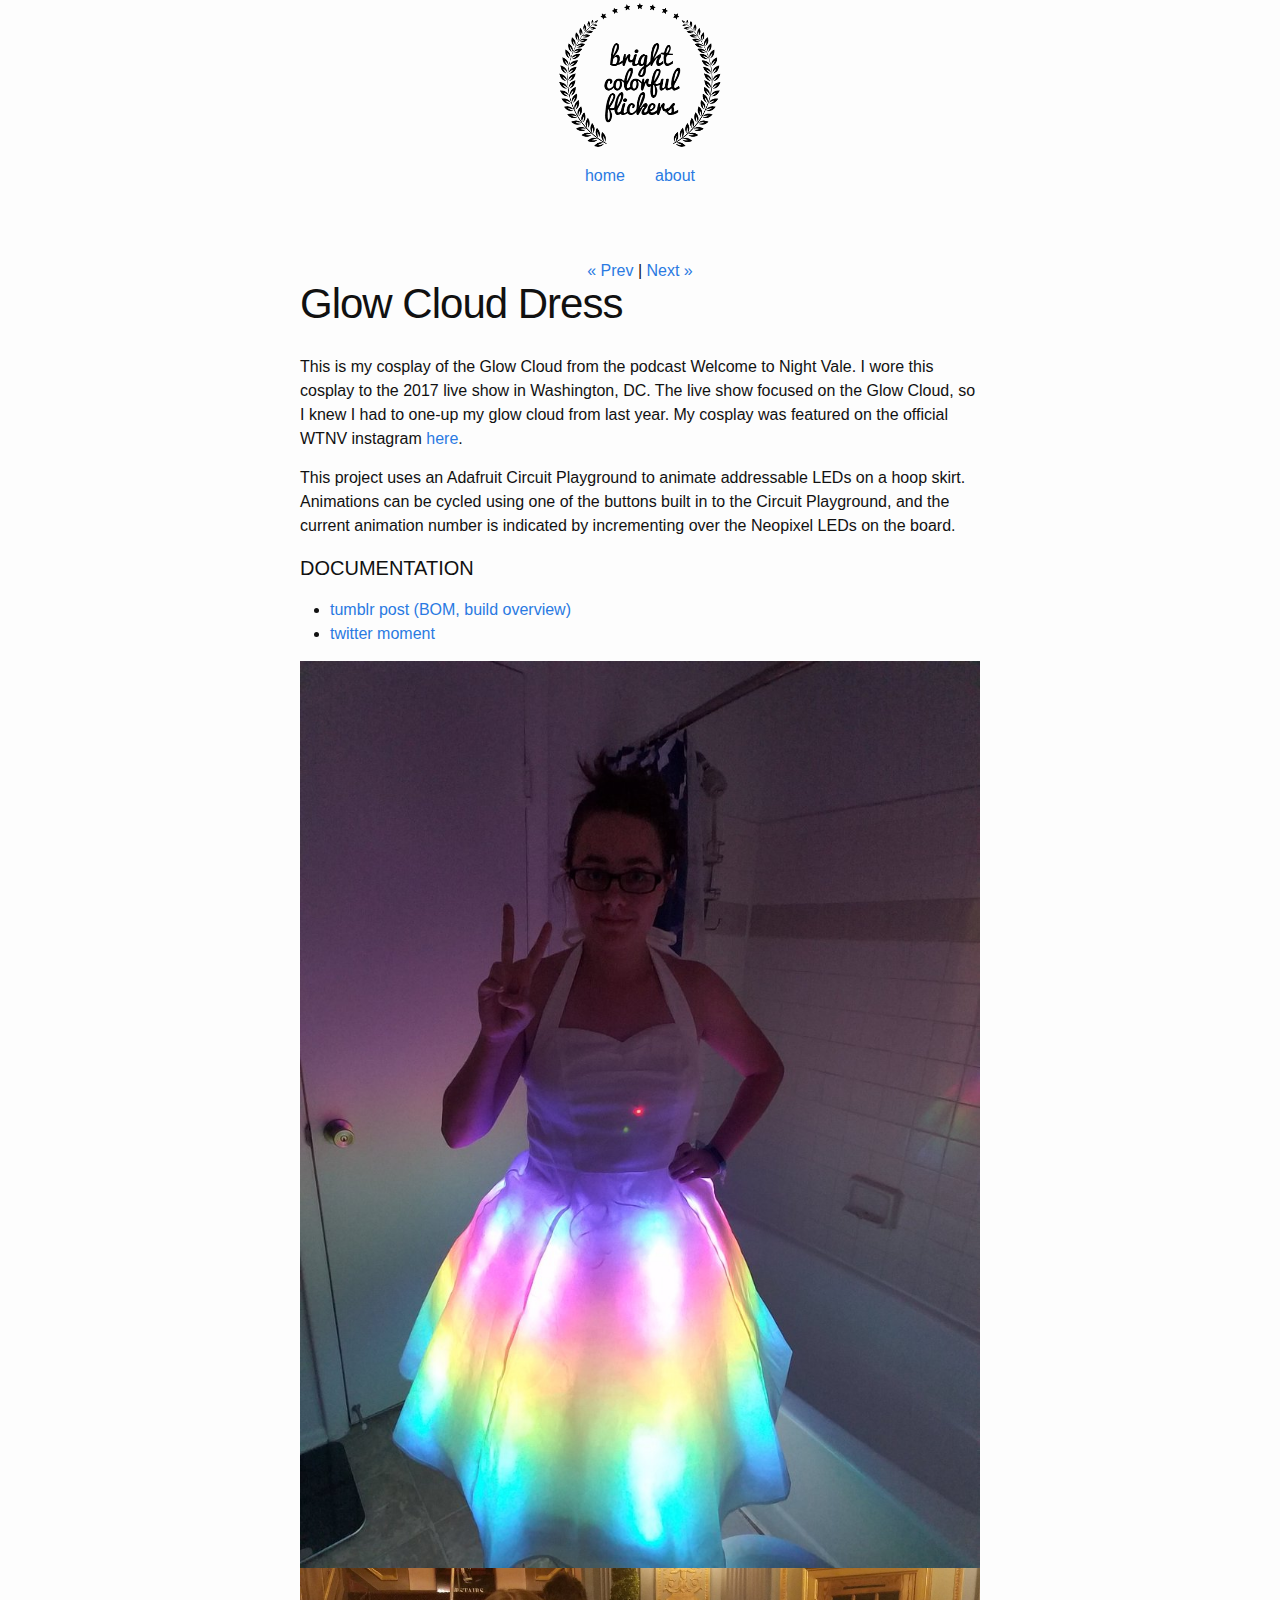
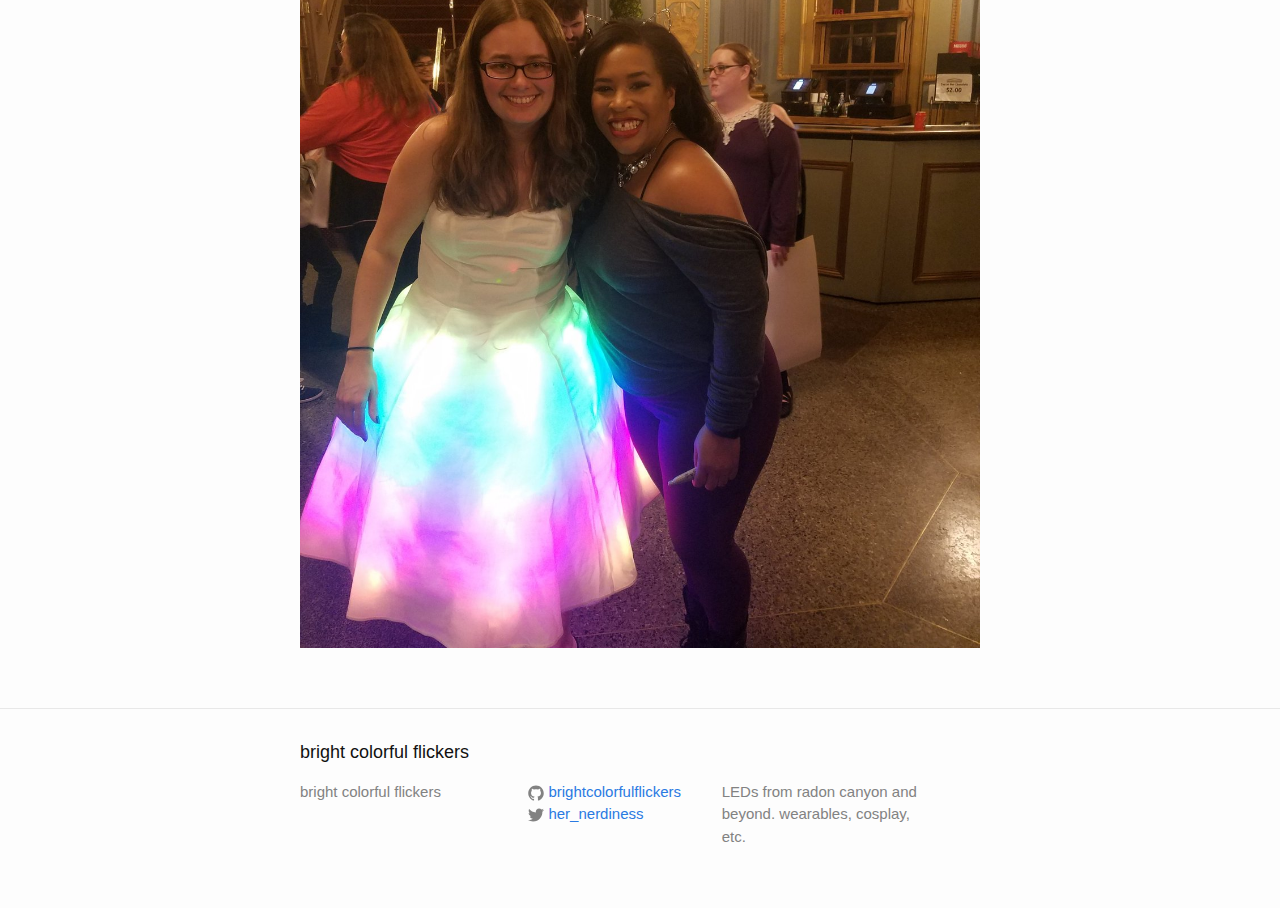
<file: 2017/04/13/glow-cloud-dress/index.html>
<!DOCTYPE html>
<html>

  <head>
    <meta charset="utf-8">
    <meta http-equiv="X-UA-Compatible" content="IE=edge">
    <title>Glow Cloud Dress</title>
    <meta name="viewport" content="width=device-width">
    <meta name="description" content="LEDs from radon canyon and beyond. wearables, cosplay, etc.
">
    <link rel="canonical" href="http://yourdomain.com/2017/04/13/glow-cloud-dress/">
    <link rel="shortcut icon" href="/assets/favicon.ico" type="image/x-icon">
    <link rel="icon" href="/assets/favicon.ico" type="image/x-icon">

    <!-- Bootstrap core CSS -->
    <link rel="stylesheet" href="/css/bootstrap.min.css">
    
    <!-- Bootstrap theme -->
    <link rel="stylesheet" href="/css/bootstrap-theme.min.css">

    <!-- Custom CSS -->
    <link rel="stylesheet" href="/css/main.css">
</head>


  <body>

    <header class="site-header">

  <div class="wrap">
    <a class="site-title" href="/"><img src="/img/logo.png" alt="" title="bright colorful flickers"/></a>
    
    <nav class="navbar">
      <div class="container">
        <div class="navbar-header">
          <button type="button" class="navbar-toggle" data-toggle="collapse" data-target=".navbar-collapse">
            <span class="sr-only">Toggle navigation</span>
            <span class="icon-bar"></span>
            <span class="icon-bar"></span>
            <span class="icon-bar"></span>
          </button>          
        </div>
        <div class="navbar-collapse collapse">
          <ul class="nav navbar-nav">
            <li class="active"><a href="/">home</a></li>
            <li><a href="/about">about</a></li>
          </ul>
        </div><!--/.nav-collapse -->
      </div>
    </div>
  </nav>

</header>


    <div class="page-content">
      <div class="wrapper">
        <div class="post">
  <div class="post-nav">
    
      <a href="/2017/04/22/led-protest-sign/">&laquo; Prev</a>
    
    
      |
    
    
      <a href="/2016/12/03/cheerlights-christmas-tree/">Next &raquo;</a>
    
  </div>

  <header class="post-header">
    <h1 class="post-title">Glow Cloud Dress</h1>
  </header>

  <article class="post-content">
    <p>This is my cosplay of the Glow Cloud from the podcast Welcome to Night Vale. I wore this cosplay to the 2017 live show in Washington, DC. The live show focused on the Glow Cloud, so I knew I had to one-up my glow cloud from last year. My cosplay was featured on the official WTNV instagram <a href="https://www.instagram.com/p/BTKB_0dAsNp/">here</a>.</p>

<p>This project uses an Adafruit Circuit Playground to animate addressable LEDs on a hoop skirt. Animations can be cycled using one of the buttons built in to the Circuit Playground, and the current animation number is indicated by incrementing over the Neopixel LEDs on the board.</p>

<h4>DOCUMENTATION</h4>
<ul>
	<li><a href="http://brightcolorfulflickers.tumblr.com/post/159579762717/glow-cloud-dress-build">tumblr post (BOM, build overview)</a></li>
	<li><a href="https://twitter.com/i/moments/848890295148261377">twitter moment</a></li>
</ul>

<p><img src="/img/gcdress1.jpg" alt="" title="glow cloud dress" />
<img src="/img/gcdress2.jpg" alt="" title="glow cloud with symphony sanders" /></p>

  </article>

</div>

      </div>
    </div>

    <footer class="site-footer">

  <div class="wrapper">

    <h2 class="footer-heading">bright colorful flickers</h2>

    <div class="footer-col-wrapper">
      <div class="footer-col  footer-col-1">
        <ul class="contact-list">
          <li>bright colorful flickers</li>
          <li><a href="mailto:"></a></li>
        </ul>
      </div>

      <div class="footer-col  footer-col-2">
        <ul class="social-media-list">
          
          <li>
            <a href="https://github.com/brightcolorfulflickers">
              <span class="icon  icon--github">
                <svg viewBox="0 0 16 16">
                  <path fill="#828282" d="M7.999,0.431c-4.285,0-7.76,3.474-7.76,7.761 c0,3.428,2.223,6.337,5.307,7.363c0.388,0.071,0.53-0.168,0.53-0.374c0-0.184-0.007-0.672-0.01-1.32 c-2.159,0.469-2.614-1.04-2.614-1.04c-0.353-0.896-0.862-1.135-0.862-1.135c-0.705-0.481,0.053-0.472,0.053-0.472 c0.779,0.055,1.189,0.8,1.189,0.8c0.692,1.186,1.816,0.843,2.258,0.645c0.071-0.502,0.271-0.843,0.493-1.037 C4.86,11.425,3.049,10.76,3.049,7.786c0-0.847,0.302-1.54,0.799-2.082C3.768,5.507,3.501,4.718,3.924,3.65 c0,0,0.652-0.209,2.134,0.796C6.677,4.273,7.34,4.187,8,4.184c0.659,0.003,1.323,0.089,1.943,0.261 c1.482-1.004,2.132-0.796,2.132-0.796c0.423,1.068,0.157,1.857,0.077,2.054c0.497,0.542,0.798,1.235,0.798,2.082 c0,2.981-1.814,3.637-3.543,3.829c0.279,0.24,0.527,0.713,0.527,1.437c0,1.037-0.01,1.874-0.01,2.129 c0,0.208,0.14,0.449,0.534,0.373c3.081-1.028,5.302-3.935,5.302-7.362C15.76,3.906,12.285,0.431,7.999,0.431z"/>
                </svg>
              </span>

              <span class="username">brightcolorfulflickers</span>
            </a>
          </li>
          

          
          <li>
            <a href="https://twitter.com/her_nerdiness">
              <span class="icon  icon--twitter">
                <svg viewBox="0 0 16 16">
                  <path fill="#828282" d="M15.969,3.058c-0.586,0.26-1.217,0.436-1.878,0.515c0.675-0.405,1.194-1.045,1.438-1.809
                  c-0.632,0.375-1.332,0.647-2.076,0.793c-0.596-0.636-1.446-1.033-2.387-1.033c-1.806,0-3.27,1.464-3.27,3.27 c0,0.256,0.029,0.506,0.085,0.745C5.163,5.404,2.753,4.102,1.14,2.124C0.859,2.607,0.698,3.168,0.698,3.767 c0,1.134,0.577,2.135,1.455,2.722C1.616,6.472,1.112,6.325,0.671,6.08c0,0.014,0,0.027,0,0.041c0,1.584,1.127,2.906,2.623,3.206 C3.02,9.402,2.731,9.442,2.433,9.442c-0.211,0-0.416-0.021-0.615-0.059c0.416,1.299,1.624,2.245,3.055,2.271 c-1.119,0.877-2.529,1.4-4.061,1.4c-0.264,0-0.524-0.015-0.78-0.046c1.447,0.928,3.166,1.469,5.013,1.469 c6.015,0,9.304-4.983,9.304-9.304c0-0.142-0.003-0.283-0.009-0.423C14.976,4.29,15.531,3.714,15.969,3.058z"/>
                </svg>
              </span>

              <span class="username">her_nerdiness</span>
            </a>
          </li>
          
        </ul>
      </div>

      <div class="footer-col  footer-col-3">
        <p class="text">LEDs from radon canyon and beyond. wearables, cosplay, etc.
</p>
      </div>
    </div>

  </div>

</footer>


  </body>

</html>
</file>
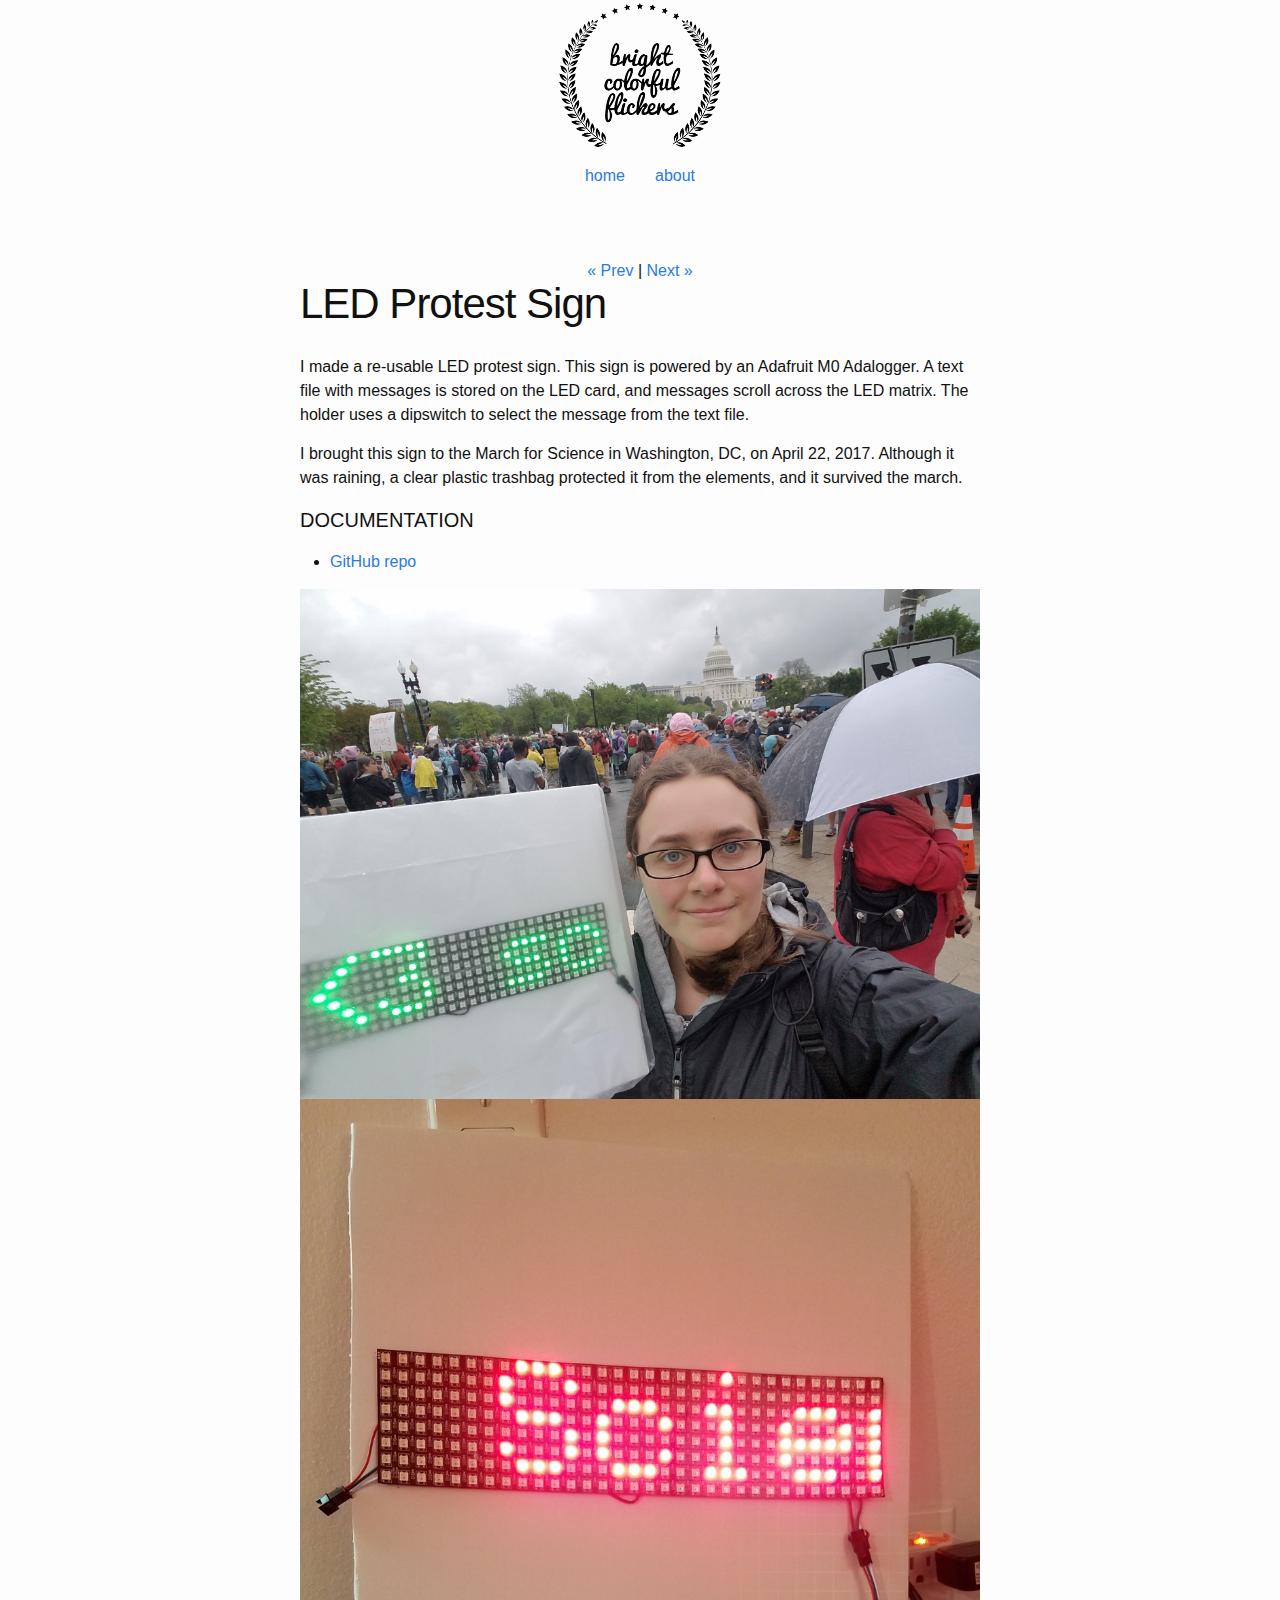
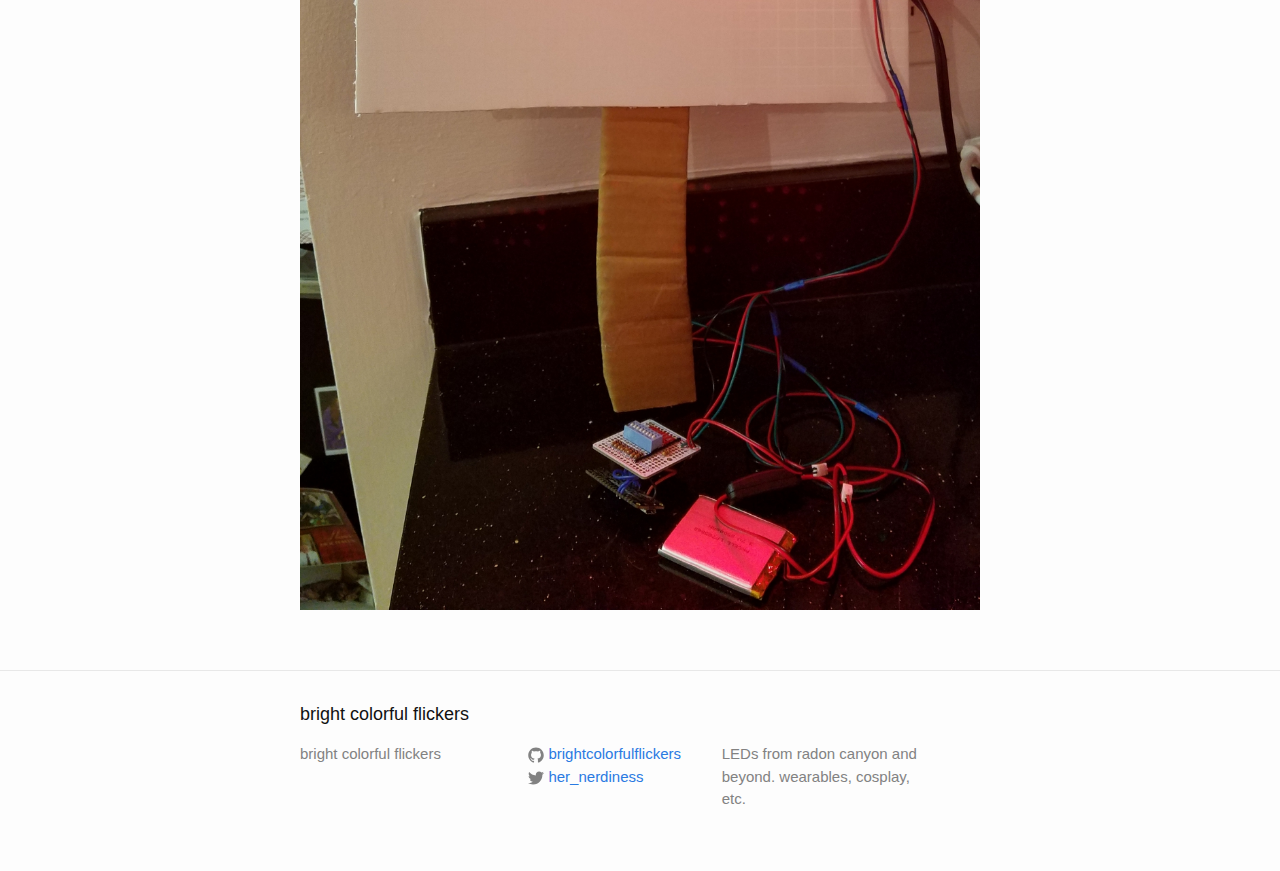
<file: 2017/04/22/led-protest-sign/index.html>
<!DOCTYPE html>
<html>

  <head>
    <meta charset="utf-8">
    <meta http-equiv="X-UA-Compatible" content="IE=edge">
    <title>LED Protest Sign</title>
    <meta name="viewport" content="width=device-width">
    <meta name="description" content="LEDs from radon canyon and beyond. wearables, cosplay, etc.
">
    <link rel="canonical" href="http://yourdomain.com/2017/04/22/led-protest-sign/">
    <link rel="shortcut icon" href="/assets/favicon.ico" type="image/x-icon">
    <link rel="icon" href="/assets/favicon.ico" type="image/x-icon">

    <!-- Bootstrap core CSS -->
    <link rel="stylesheet" href="/css/bootstrap.min.css">
    
    <!-- Bootstrap theme -->
    <link rel="stylesheet" href="/css/bootstrap-theme.min.css">

    <!-- Custom CSS -->
    <link rel="stylesheet" href="/css/main.css">
</head>


  <body>

    <header class="site-header">

  <div class="wrap">
    <a class="site-title" href="/"><img src="/img/logo.png" alt="" title="bright colorful flickers"/></a>
    
    <nav class="navbar">
      <div class="container">
        <div class="navbar-header">
          <button type="button" class="navbar-toggle" data-toggle="collapse" data-target=".navbar-collapse">
            <span class="sr-only">Toggle navigation</span>
            <span class="icon-bar"></span>
            <span class="icon-bar"></span>
            <span class="icon-bar"></span>
          </button>          
        </div>
        <div class="navbar-collapse collapse">
          <ul class="nav navbar-nav">
            <li class="active"><a href="/">home</a></li>
            <li><a href="/about">about</a></li>
          </ul>
        </div><!--/.nav-collapse -->
      </div>
    </div>
  </nav>

</header>


    <div class="page-content">
      <div class="wrapper">
        <div class="post">
  <div class="post-nav">
    
      <a href="/2017/04/29/glowing-ita-bag/">&laquo; Prev</a>
    
    
      |
    
    
      <a href="/2017/04/13/glow-cloud-dress/">Next &raquo;</a>
    
  </div>

  <header class="post-header">
    <h1 class="post-title">LED Protest Sign</h1>
  </header>

  <article class="post-content">
    <p>I made a re-usable LED protest sign. This sign is powered by an Adafruit M0 Adalogger. A text file with messages is stored on the LED card, and messages scroll across the LED matrix. The holder uses a dipswitch to select the message from the text file.</p>

<p>I brought this sign to the March for Science in Washington, DC, on April 22, 2017. Although it was raining, a clear plastic trashbag protected it from the elements, and it survived the march.</p>

<h4>DOCUMENTATION</h4>
<ul>
<li><a href="https://github.com/brightcolorfulflickers/protestsign">GitHub repo</a></li>
</ul>

<p><img src="/img/protestselfie.jpg" alt="" title="protest sign at the march for science" />
<img src="/img/protestsign.jpg" alt="" title="protest sign" /></p>

  </article>

</div>

      </div>
    </div>

    <footer class="site-footer">

  <div class="wrapper">

    <h2 class="footer-heading">bright colorful flickers</h2>

    <div class="footer-col-wrapper">
      <div class="footer-col  footer-col-1">
        <ul class="contact-list">
          <li>bright colorful flickers</li>
          <li><a href="mailto:"></a></li>
        </ul>
      </div>

      <div class="footer-col  footer-col-2">
        <ul class="social-media-list">
          
          <li>
            <a href="https://github.com/brightcolorfulflickers">
              <span class="icon  icon--github">
                <svg viewBox="0 0 16 16">
                  <path fill="#828282" d="M7.999,0.431c-4.285,0-7.76,3.474-7.76,7.761 c0,3.428,2.223,6.337,5.307,7.363c0.388,0.071,0.53-0.168,0.53-0.374c0-0.184-0.007-0.672-0.01-1.32 c-2.159,0.469-2.614-1.04-2.614-1.04c-0.353-0.896-0.862-1.135-0.862-1.135c-0.705-0.481,0.053-0.472,0.053-0.472 c0.779,0.055,1.189,0.8,1.189,0.8c0.692,1.186,1.816,0.843,2.258,0.645c0.071-0.502,0.271-0.843,0.493-1.037 C4.86,11.425,3.049,10.76,3.049,7.786c0-0.847,0.302-1.54,0.799-2.082C3.768,5.507,3.501,4.718,3.924,3.65 c0,0,0.652-0.209,2.134,0.796C6.677,4.273,7.34,4.187,8,4.184c0.659,0.003,1.323,0.089,1.943,0.261 c1.482-1.004,2.132-0.796,2.132-0.796c0.423,1.068,0.157,1.857,0.077,2.054c0.497,0.542,0.798,1.235,0.798,2.082 c0,2.981-1.814,3.637-3.543,3.829c0.279,0.24,0.527,0.713,0.527,1.437c0,1.037-0.01,1.874-0.01,2.129 c0,0.208,0.14,0.449,0.534,0.373c3.081-1.028,5.302-3.935,5.302-7.362C15.76,3.906,12.285,0.431,7.999,0.431z"/>
                </svg>
              </span>

              <span class="username">brightcolorfulflickers</span>
            </a>
          </li>
          

          
          <li>
            <a href="https://twitter.com/her_nerdiness">
              <span class="icon  icon--twitter">
                <svg viewBox="0 0 16 16">
                  <path fill="#828282" d="M15.969,3.058c-0.586,0.26-1.217,0.436-1.878,0.515c0.675-0.405,1.194-1.045,1.438-1.809
                  c-0.632,0.375-1.332,0.647-2.076,0.793c-0.596-0.636-1.446-1.033-2.387-1.033c-1.806,0-3.27,1.464-3.27,3.27 c0,0.256,0.029,0.506,0.085,0.745C5.163,5.404,2.753,4.102,1.14,2.124C0.859,2.607,0.698,3.168,0.698,3.767 c0,1.134,0.577,2.135,1.455,2.722C1.616,6.472,1.112,6.325,0.671,6.08c0,0.014,0,0.027,0,0.041c0,1.584,1.127,2.906,2.623,3.206 C3.02,9.402,2.731,9.442,2.433,9.442c-0.211,0-0.416-0.021-0.615-0.059c0.416,1.299,1.624,2.245,3.055,2.271 c-1.119,0.877-2.529,1.4-4.061,1.4c-0.264,0-0.524-0.015-0.78-0.046c1.447,0.928,3.166,1.469,5.013,1.469 c6.015,0,9.304-4.983,9.304-9.304c0-0.142-0.003-0.283-0.009-0.423C14.976,4.29,15.531,3.714,15.969,3.058z"/>
                </svg>
              </span>

              <span class="username">her_nerdiness</span>
            </a>
          </li>
          
        </ul>
      </div>

      <div class="footer-col  footer-col-3">
        <p class="text">LEDs from radon canyon and beyond. wearables, cosplay, etc.
</p>
      </div>
    </div>

  </div>

</footer>


  </body>

</html>
</file>
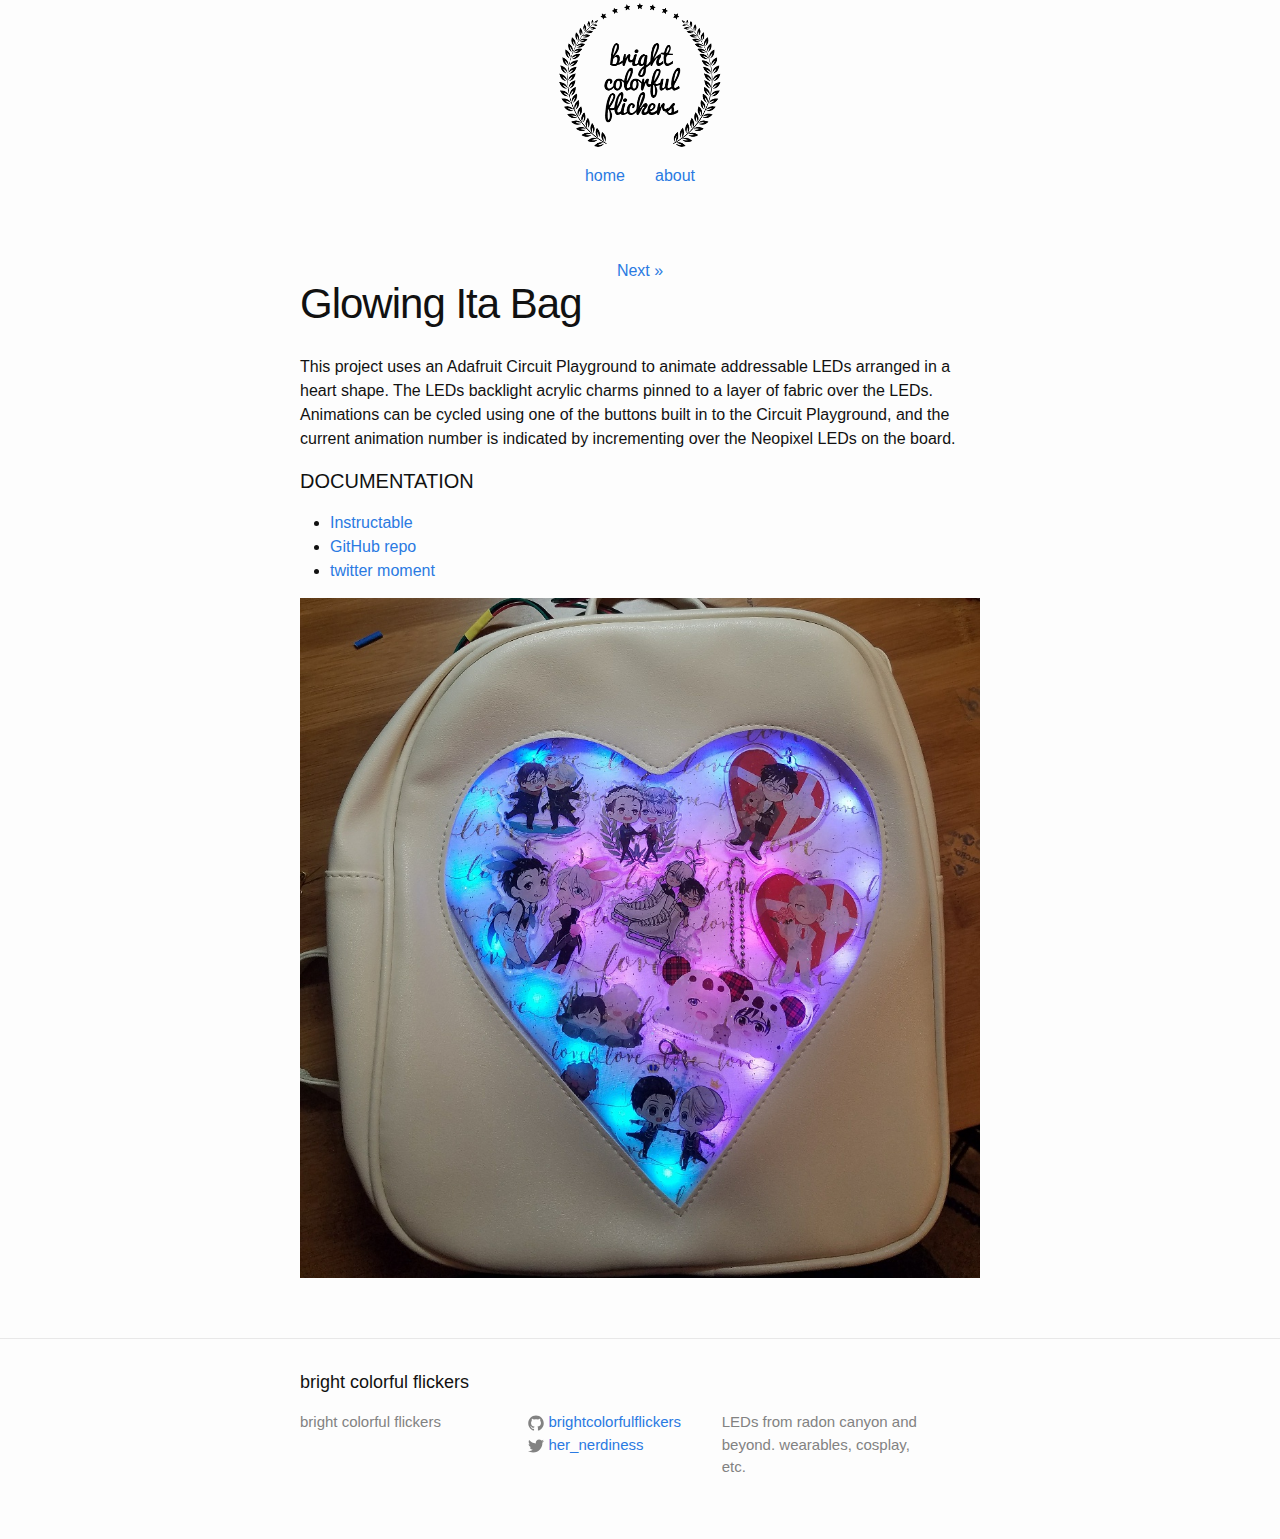
<file: 2017/04/29/glowing-ita-bag/index.html>
<!DOCTYPE html>
<html>

  <head>
    <meta charset="utf-8">
    <meta http-equiv="X-UA-Compatible" content="IE=edge">
    <title>Glowing Ita Bag</title>
    <meta name="viewport" content="width=device-width">
    <meta name="description" content="LEDs from radon canyon and beyond. wearables, cosplay, etc.
">
    <link rel="canonical" href="http://yourdomain.com/2017/04/29/glowing-ita-bag/">
    <link rel="shortcut icon" href="/assets/favicon.ico" type="image/x-icon">
    <link rel="icon" href="/assets/favicon.ico" type="image/x-icon">

    <!-- Bootstrap core CSS -->
    <link rel="stylesheet" href="/css/bootstrap.min.css">
    
    <!-- Bootstrap theme -->
    <link rel="stylesheet" href="/css/bootstrap-theme.min.css">

    <!-- Custom CSS -->
    <link rel="stylesheet" href="/css/main.css">
</head>


  <body>

    <header class="site-header">

  <div class="wrap">
    <a class="site-title" href="/"><img src="/img/logo.png" alt="" title="bright colorful flickers"/></a>
    
    <nav class="navbar">
      <div class="container">
        <div class="navbar-header">
          <button type="button" class="navbar-toggle" data-toggle="collapse" data-target=".navbar-collapse">
            <span class="sr-only">Toggle navigation</span>
            <span class="icon-bar"></span>
            <span class="icon-bar"></span>
            <span class="icon-bar"></span>
          </button>          
        </div>
        <div class="navbar-collapse collapse">
          <ul class="nav navbar-nav">
            <li class="active"><a href="/">home</a></li>
            <li><a href="/about">about</a></li>
          </ul>
        </div><!--/.nav-collapse -->
      </div>
    </div>
  </nav>

</header>


    <div class="page-content">
      <div class="wrapper">
        <div class="post">
  <div class="post-nav">
    
    
    
      <a href="/2017/04/22/led-protest-sign/">Next &raquo;</a>
    
  </div>

  <header class="post-header">
    <h1 class="post-title">Glowing Ita Bag</h1>
  </header>

  <article class="post-content">
    <p>This project uses an Adafruit Circuit Playground to animate addressable LEDs arranged in a heart shape. The LEDs backlight acrylic charms pinned to a layer of fabric over the LEDs. Animations can be cycled using one of the buttons built in to the Circuit Playground, and the current animation number is indicated by incrementing over the Neopixel LEDs on the board.</p>

<h4>DOCUMENTATION</h4>
<ul>
	<li><a href="https://www.instructables.com/id/Glowing-LED-Ita-Bag/">Instructable</a></li>
	<li><a href="https://github.com/brightcolorfulflickers/glowingitabag">GitHub repo</a></li> 
	<li><a href="https://twitter.com/i/moments/858721653039276033">twitter moment</a></li>
</ul>

<p><img src="/img/itabag.jpg" alt="" title="glowing ita bag" /></p>

  </article>

</div>

      </div>
    </div>

    <footer class="site-footer">

  <div class="wrapper">

    <h2 class="footer-heading">bright colorful flickers</h2>

    <div class="footer-col-wrapper">
      <div class="footer-col  footer-col-1">
        <ul class="contact-list">
          <li>bright colorful flickers</li>
          <li><a href="mailto:"></a></li>
        </ul>
      </div>

      <div class="footer-col  footer-col-2">
        <ul class="social-media-list">
          
          <li>
            <a href="https://github.com/brightcolorfulflickers">
              <span class="icon  icon--github">
                <svg viewBox="0 0 16 16">
                  <path fill="#828282" d="M7.999,0.431c-4.285,0-7.76,3.474-7.76,7.761 c0,3.428,2.223,6.337,5.307,7.363c0.388,0.071,0.53-0.168,0.53-0.374c0-0.184-0.007-0.672-0.01-1.32 c-2.159,0.469-2.614-1.04-2.614-1.04c-0.353-0.896-0.862-1.135-0.862-1.135c-0.705-0.481,0.053-0.472,0.053-0.472 c0.779,0.055,1.189,0.8,1.189,0.8c0.692,1.186,1.816,0.843,2.258,0.645c0.071-0.502,0.271-0.843,0.493-1.037 C4.86,11.425,3.049,10.76,3.049,7.786c0-0.847,0.302-1.54,0.799-2.082C3.768,5.507,3.501,4.718,3.924,3.65 c0,0,0.652-0.209,2.134,0.796C6.677,4.273,7.34,4.187,8,4.184c0.659,0.003,1.323,0.089,1.943,0.261 c1.482-1.004,2.132-0.796,2.132-0.796c0.423,1.068,0.157,1.857,0.077,2.054c0.497,0.542,0.798,1.235,0.798,2.082 c0,2.981-1.814,3.637-3.543,3.829c0.279,0.24,0.527,0.713,0.527,1.437c0,1.037-0.01,1.874-0.01,2.129 c0,0.208,0.14,0.449,0.534,0.373c3.081-1.028,5.302-3.935,5.302-7.362C15.76,3.906,12.285,0.431,7.999,0.431z"/>
                </svg>
              </span>

              <span class="username">brightcolorfulflickers</span>
            </a>
          </li>
          

          
          <li>
            <a href="https://twitter.com/her_nerdiness">
              <span class="icon  icon--twitter">
                <svg viewBox="0 0 16 16">
                  <path fill="#828282" d="M15.969,3.058c-0.586,0.26-1.217,0.436-1.878,0.515c0.675-0.405,1.194-1.045,1.438-1.809
                  c-0.632,0.375-1.332,0.647-2.076,0.793c-0.596-0.636-1.446-1.033-2.387-1.033c-1.806,0-3.27,1.464-3.27,3.27 c0,0.256,0.029,0.506,0.085,0.745C5.163,5.404,2.753,4.102,1.14,2.124C0.859,2.607,0.698,3.168,0.698,3.767 c0,1.134,0.577,2.135,1.455,2.722C1.616,6.472,1.112,6.325,0.671,6.08c0,0.014,0,0.027,0,0.041c0,1.584,1.127,2.906,2.623,3.206 C3.02,9.402,2.731,9.442,2.433,9.442c-0.211,0-0.416-0.021-0.615-0.059c0.416,1.299,1.624,2.245,3.055,2.271 c-1.119,0.877-2.529,1.4-4.061,1.4c-0.264,0-0.524-0.015-0.78-0.046c1.447,0.928,3.166,1.469,5.013,1.469 c6.015,0,9.304-4.983,9.304-9.304c0-0.142-0.003-0.283-0.009-0.423C14.976,4.29,15.531,3.714,15.969,3.058z"/>
                </svg>
              </span>

              <span class="username">her_nerdiness</span>
            </a>
          </li>
          
        </ul>
      </div>

      <div class="footer-col  footer-col-3">
        <p class="text">LEDs from radon canyon and beyond. wearables, cosplay, etc.
</p>
      </div>
    </div>

  </div>

</footer>


  </body>

</html>
</file>
<file: css/main.css>
/**
 * Reset some basic elements
 */
body, h1, h2, h3, h4, h5, h6,
p, blockquote, pre, hr,
dl, dd, ol, ul, figure {
  margin: 0;
  padding: 0; }

/**
 * Basic styling
 */
body {
  font-family: Helvetica, Arial, sans-serif;
  font-size: 16px;
  line-height: 1.5;
  font-weight: 300;
  color: #111;
  background-color: #fdfdfd;
  -webkit-text-size-adjust: 100%; }

/**
 * Set `margin-bottom` to maintain vertical rhythm
 */
h1, h2, h3, h4, h5, h6,
p, blockquote, pre,
ul, ol, dl, figure {
  margin-bottom: 15px; }

/**
 * Images
 */
img {
  max-width: 100%;
  vertical-align: middle; }

/**
 * Figures
 */
figure > img {
  display: block; }

figcaption {
  font-size: 14px; }

/**
 * Lists
 */
ul, ol {
  margin-left: 30px; }

li > ul,
li > ol {
  margin-bottom: 0; }

/**
 * Headings
 */
h1, h2, h3, h4, h5, h6 {
  font-weight: 300; }

/**
 * Links
 */
a {
  color: #2a7ae2;
  text-decoration: none; }
  a:visited {
    color: #1756a9; }
  a:hover {
    color: #111;
    text-decoration: underline; }

/**
 * Blockquotes
 */
blockquote {
  color: #828282;
  border-left: 4px solid #e8e8e8;
  padding-left: 15px;
  font-size: 18px;
  letter-spacing: -1px;
  font-style: italic; }
  blockquote > :last-child {
    margin-bottom: 0; }

/**
 * Code formatting
 */
pre,
code {
  font-size: 15px;
  border: 1px solid #e8e8e8;
  border-radius: 3px;
  background-color: #eef; }

code {
  padding: 1px 5px; }

pre {
  padding: 8px 12px;
  overflow-x: scroll; }
  pre > code {
    border: 0;
    padding-right: 0;
    padding-left: 0; }

/**
 * Wrapper
 */
.wrapper {
  max-width: -webkit-calc(800px - (30px * 2));
  max-width: calc(800px - (30px * 2));
  margin-right: auto;
  margin-left: auto;
  padding-right: 30px;
  padding-left: 30px; }
  @media screen and (max-width: 800px) {
    .wrapper {
      max-width: -webkit-calc(800px - (30px));
      max-width: calc(800px - (30px));
      padding-right: 15px;
      padding-left: 15px; } }

/**
 * Clearfix
 */
.wrapper:after, .footer-col-wrapper:after {
  content: "";
  display: table;
  clear: both; }

/**
 * Icons
 */
.icon > svg {
  display: inline-block;
  width: 16px;
  height: 16px;
  vertical-align: middle; }
  .icon > svg path {
    fill: #828282; }

/**
 * Site header
 */
.site-header {
  position: relative;
  text-align: center; }

.navbar .navbar-nav {
  display: inline-block;
  float: none; }

/**
 * Site footer
 */
.site-footer {
  border-top: 1px solid #e8e8e8;
  padding: 30px 0; }

.footer-heading {
  font-size: 18px;
  margin-bottom: 15px; }

.contact-list,
.social-media-list {
  list-style: none;
  margin-left: 0; }

.footer-col-wrapper {
  font-size: 15px;
  color: #828282;
  margin-left: -15px; }

.footer-col {
  float: left;
  margin-bottom: 15px;
  padding-left: 15px; }

.footer-col-1 {
  width: -webkit-calc(35% - (30px / 2));
  width: calc(35% - (30px / 2)); }

.footer-col-2 {
  width: -webkit-calc(30% - (30px / 2));
  width: calc(30% - (30px / 2)); }

.footer-col-3 {
  width: -webkit-calc(35% - (30px / 2));
  width: calc(35% - (30px / 2)); }

@media screen and (max-width: 800px) {
  .footer-col-1,
  .footer-col-2 {
    width: -webkit-calc(50% - (30px / 2));
    width: calc(50% - (30px / 2)); }

  .footer-col-3 {
    width: -webkit-calc(100% - (30px / 2));
    width: calc(100% - (30px / 2)); } }
@media screen and (max-width: 600px) {
  .footer-col {
    float: none;
    width: -webkit-calc(100% - (30px / 2));
    width: calc(100% - (30px / 2)); } }
/**
 * Page content
 */
.page-content {
  padding: 30px 0; }

.page-heading {
  font-size: 20px; }

.post-list {
  margin-left: 0;
  list-style: none; }
  .post-list > li {
    margin-bottom: 30px; }

.post-meta {
  font-size: 14px;
  color: #828282; }

.post-link {
  display: block;
  font-size: 24px; }

/**
 * Posts
 */
.post-header {
  margin-bottom: 30px; }

.post-nav {
  text-align: center; }

.post-title {
  font-size: 42px;
  letter-spacing: -1px;
  line-height: 1; }
  @media screen and (max-width: 800px) {
    .post-title {
      font-size: 36px; } }

.post-content {
  margin-bottom: 30px; }
  .post-content h2 {
    font-size: 32px; }
    @media screen and (max-width: 800px) {
      .post-content h2 {
        font-size: 28px; } }
  .post-content h3 {
    font-size: 26px; }
    @media screen and (max-width: 800px) {
      .post-content h3 {
        font-size: 22px; } }
  .post-content h4 {
    font-size: 20px; }
    @media screen and (max-width: 800px) {
      .post-content h4 {
        font-size: 18px; } }

/**
 * Misc
 */
.preview-panel {
  padding: 10px;
  box-sizing: border-box;
  -moz-box-sizing: border-box;
  -webkit-box-sizing: border-box;
  border: 1px solid #fdfdfd; }
  .preview-panel:hover {
    border: 1px solid #e8e8e8; }
</file>
